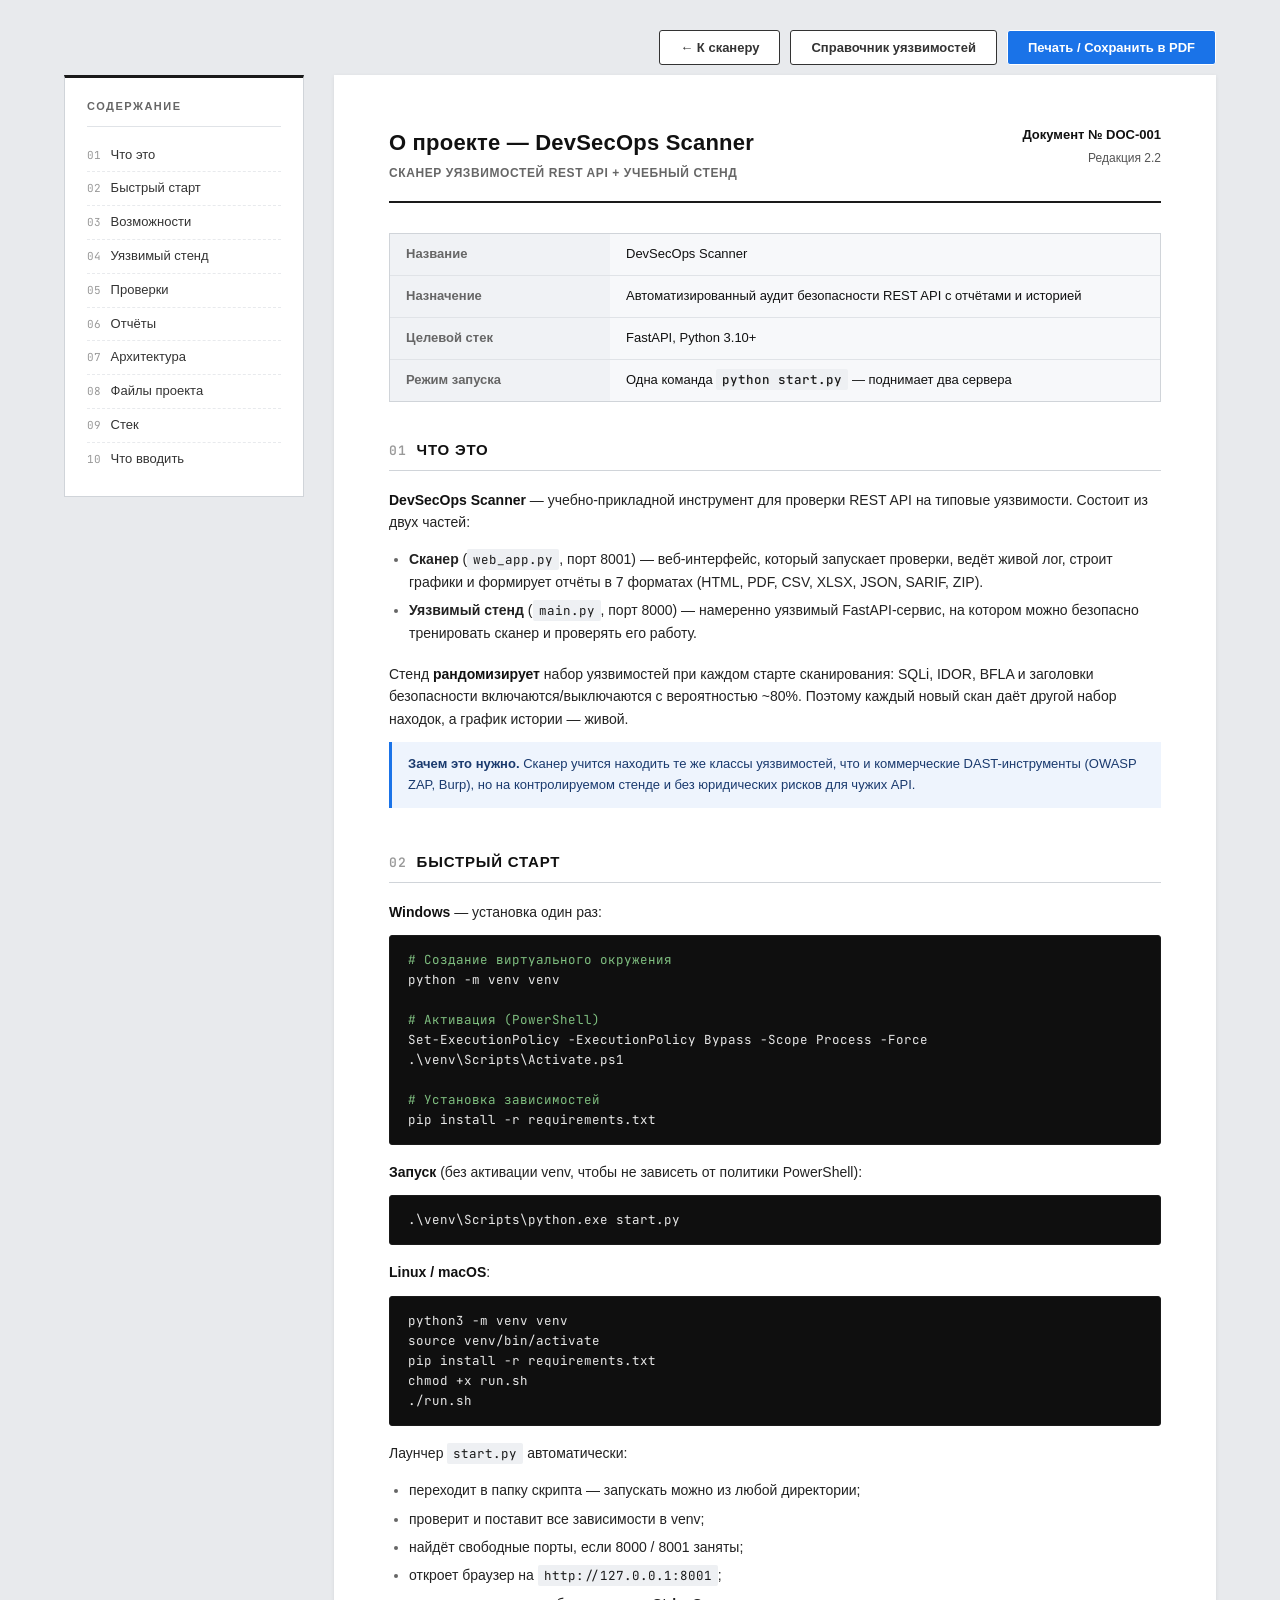
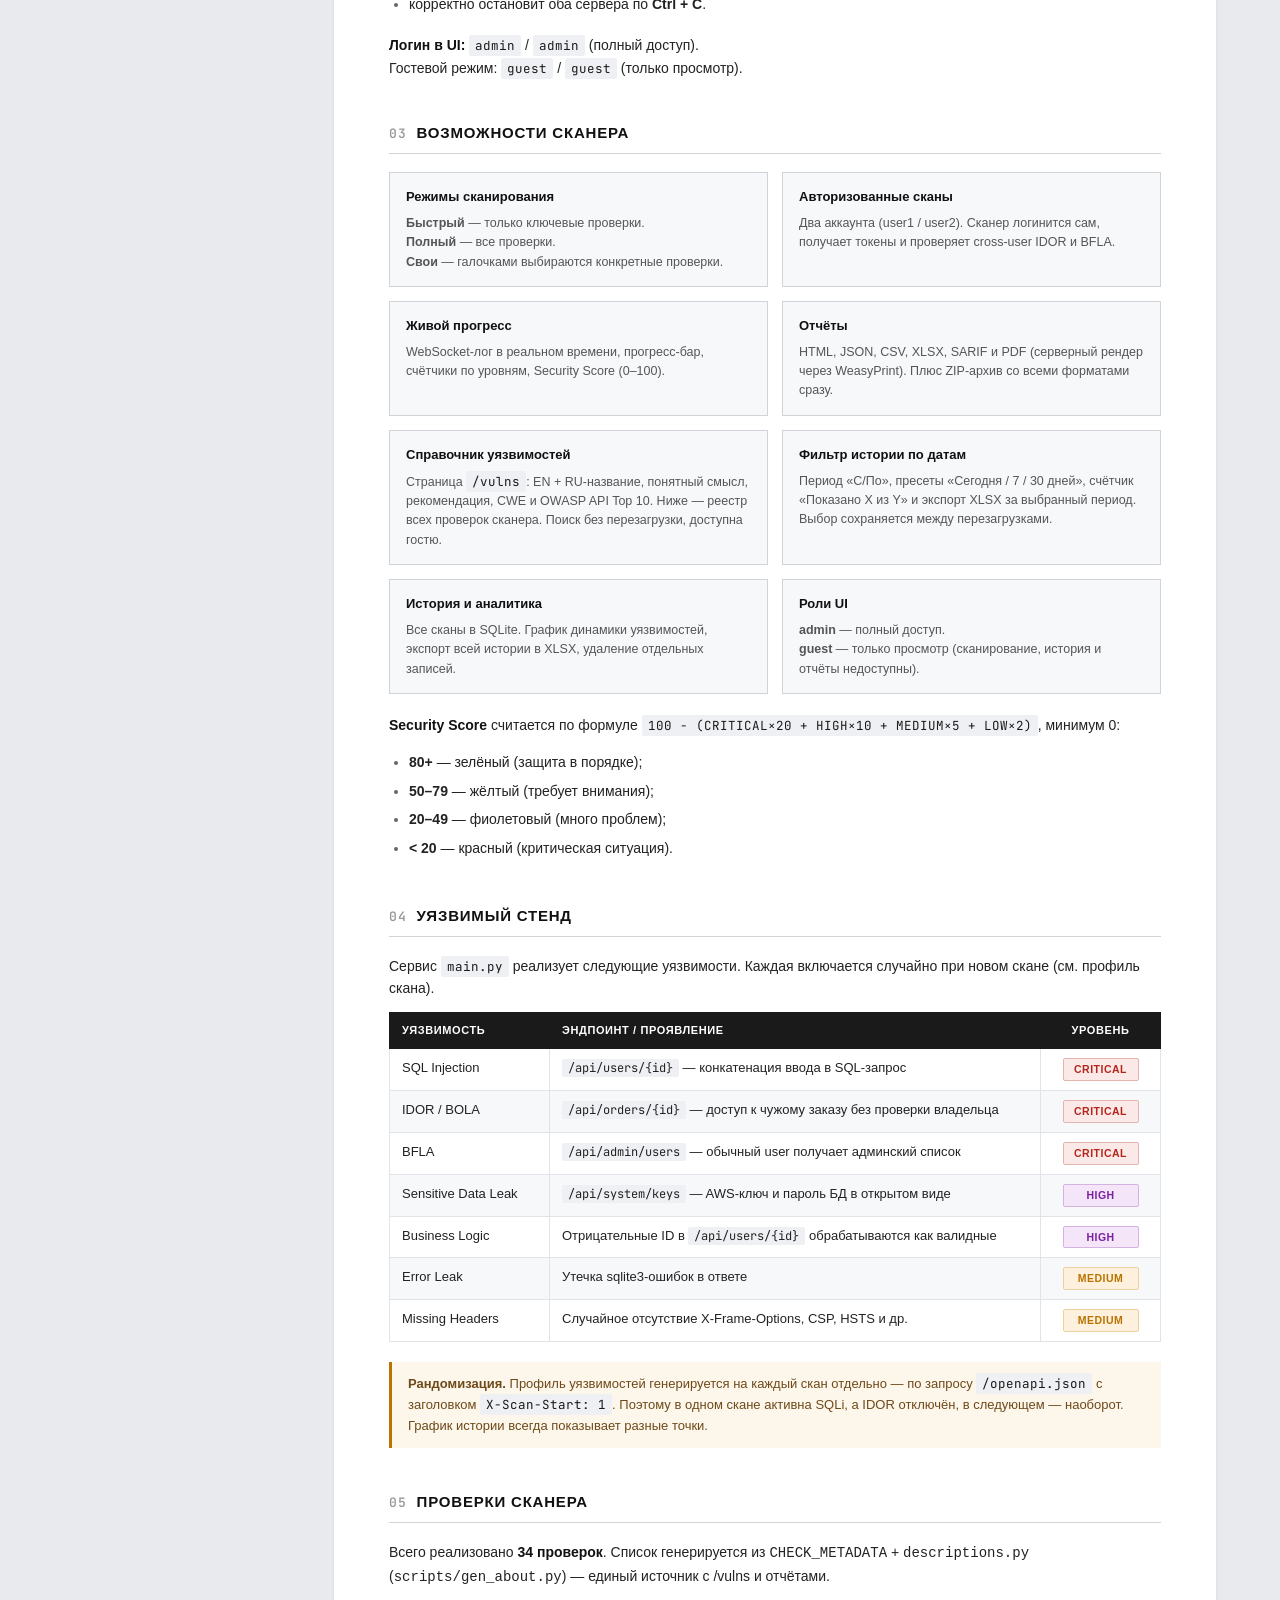
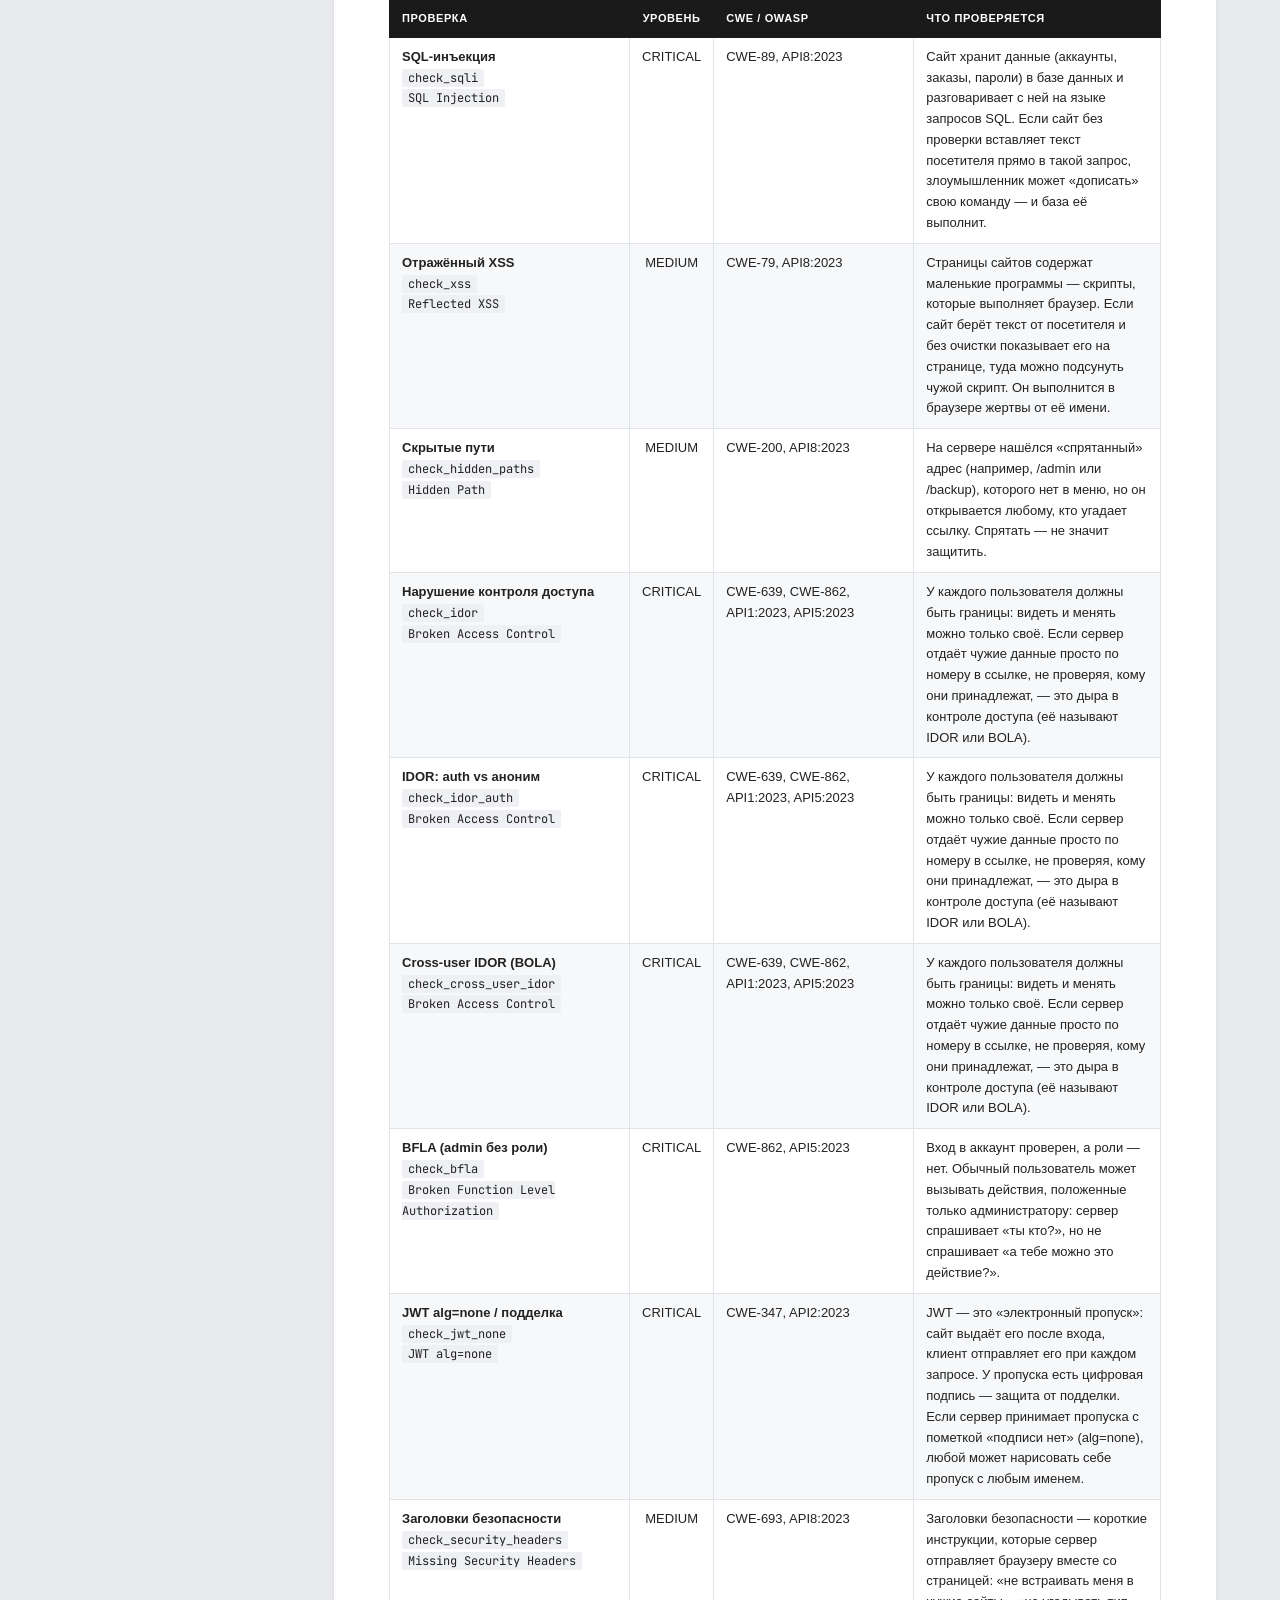
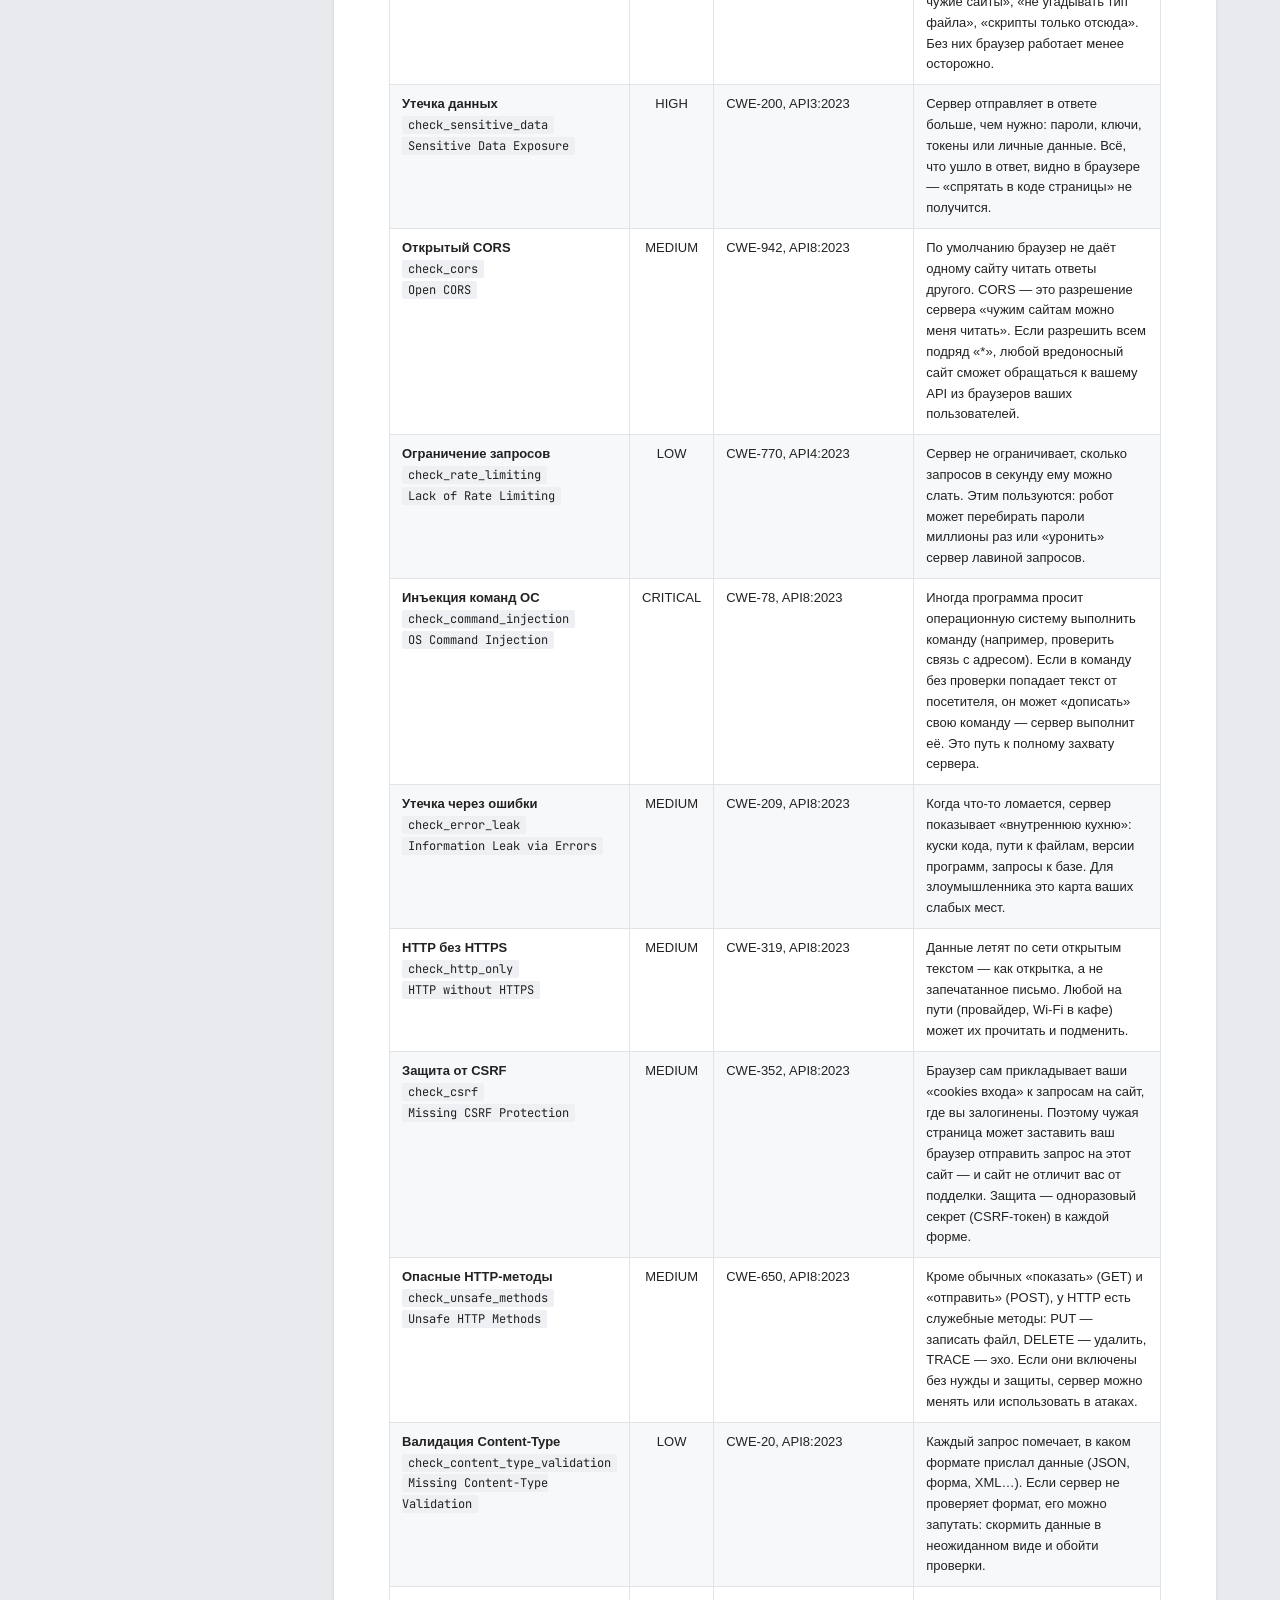
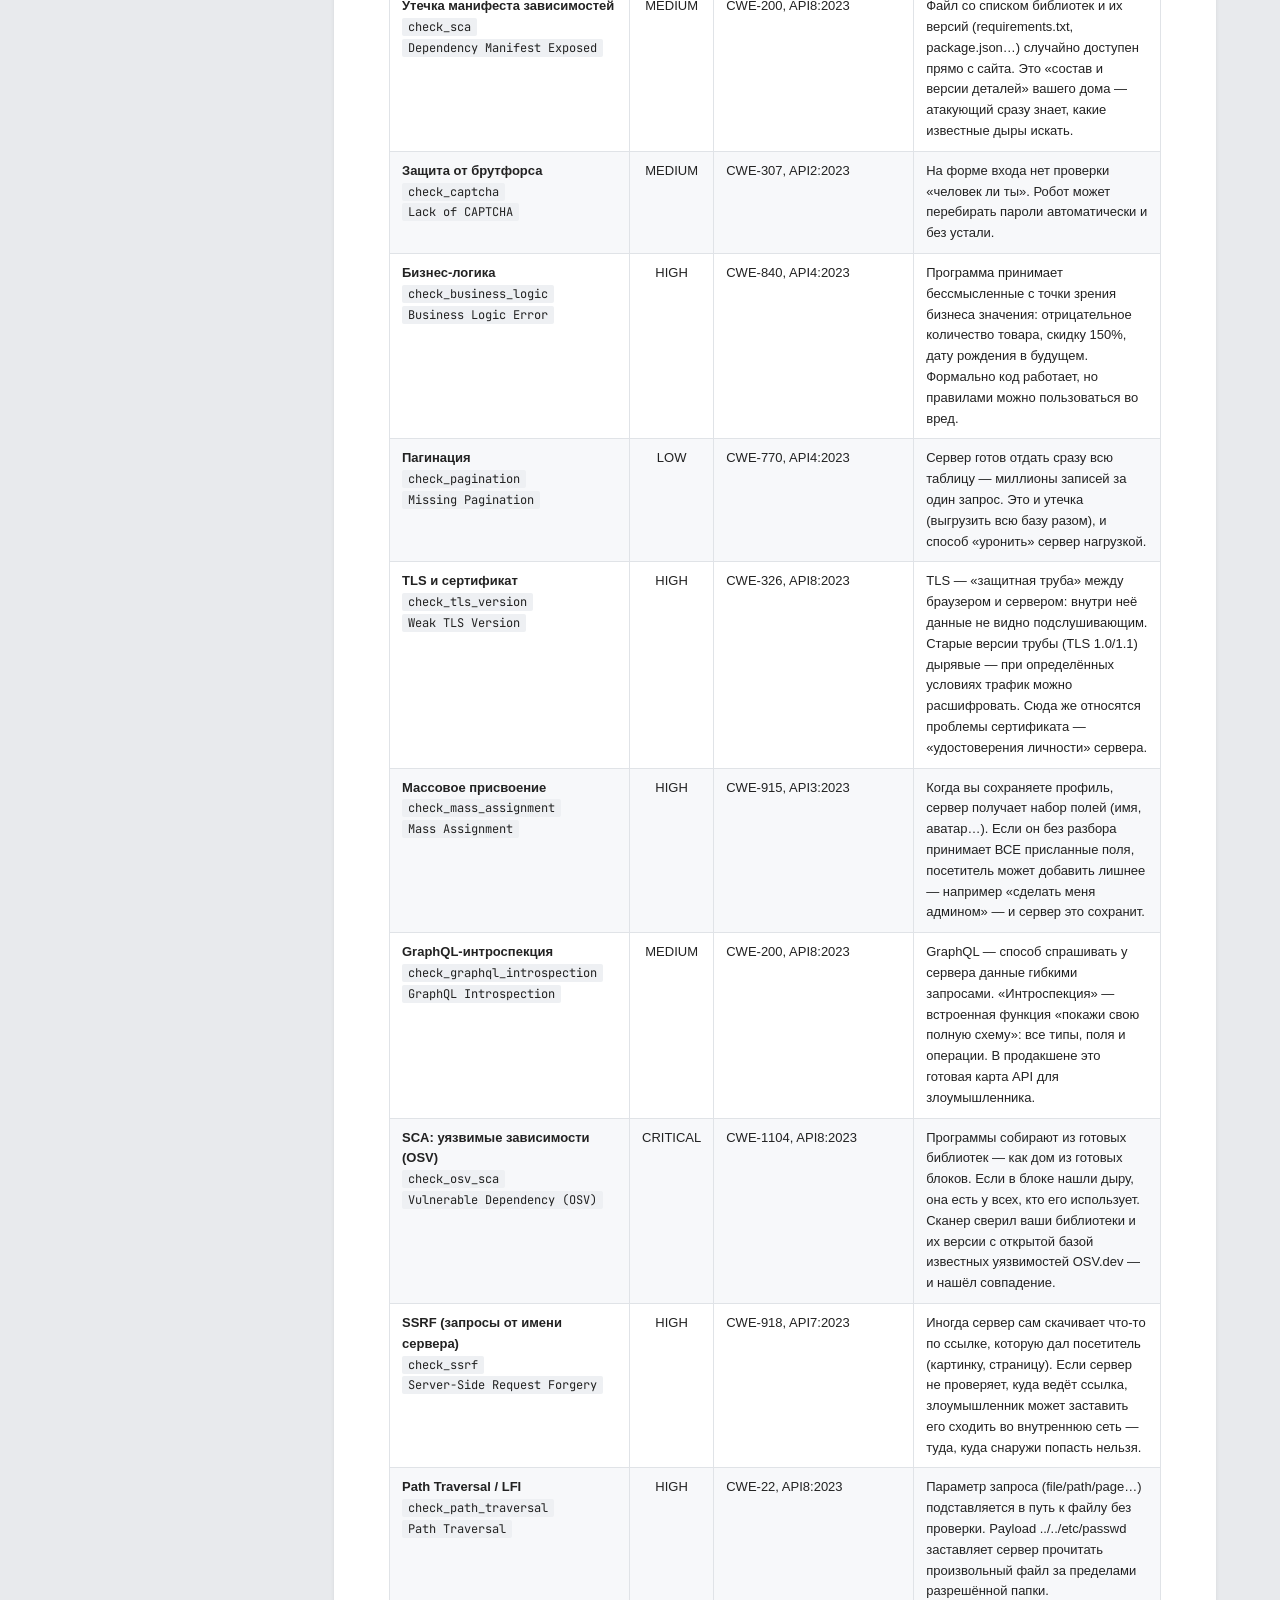
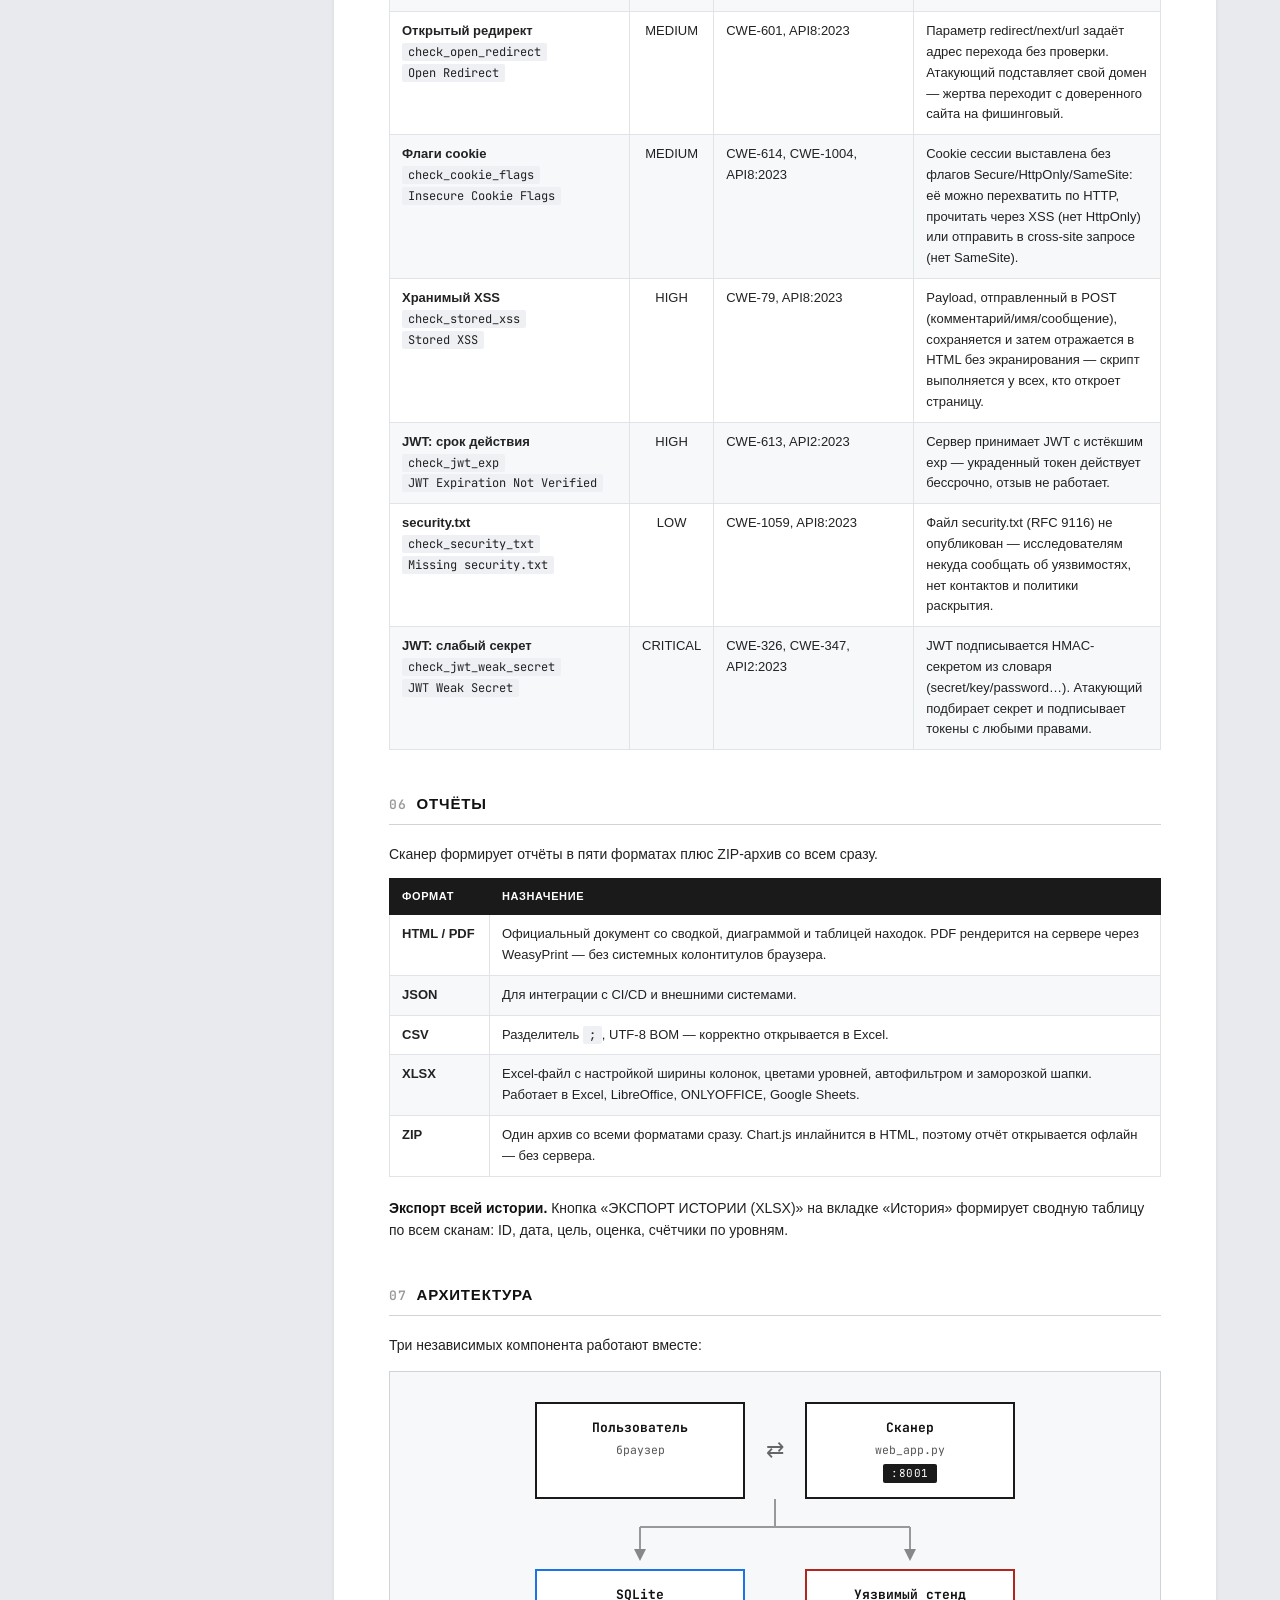
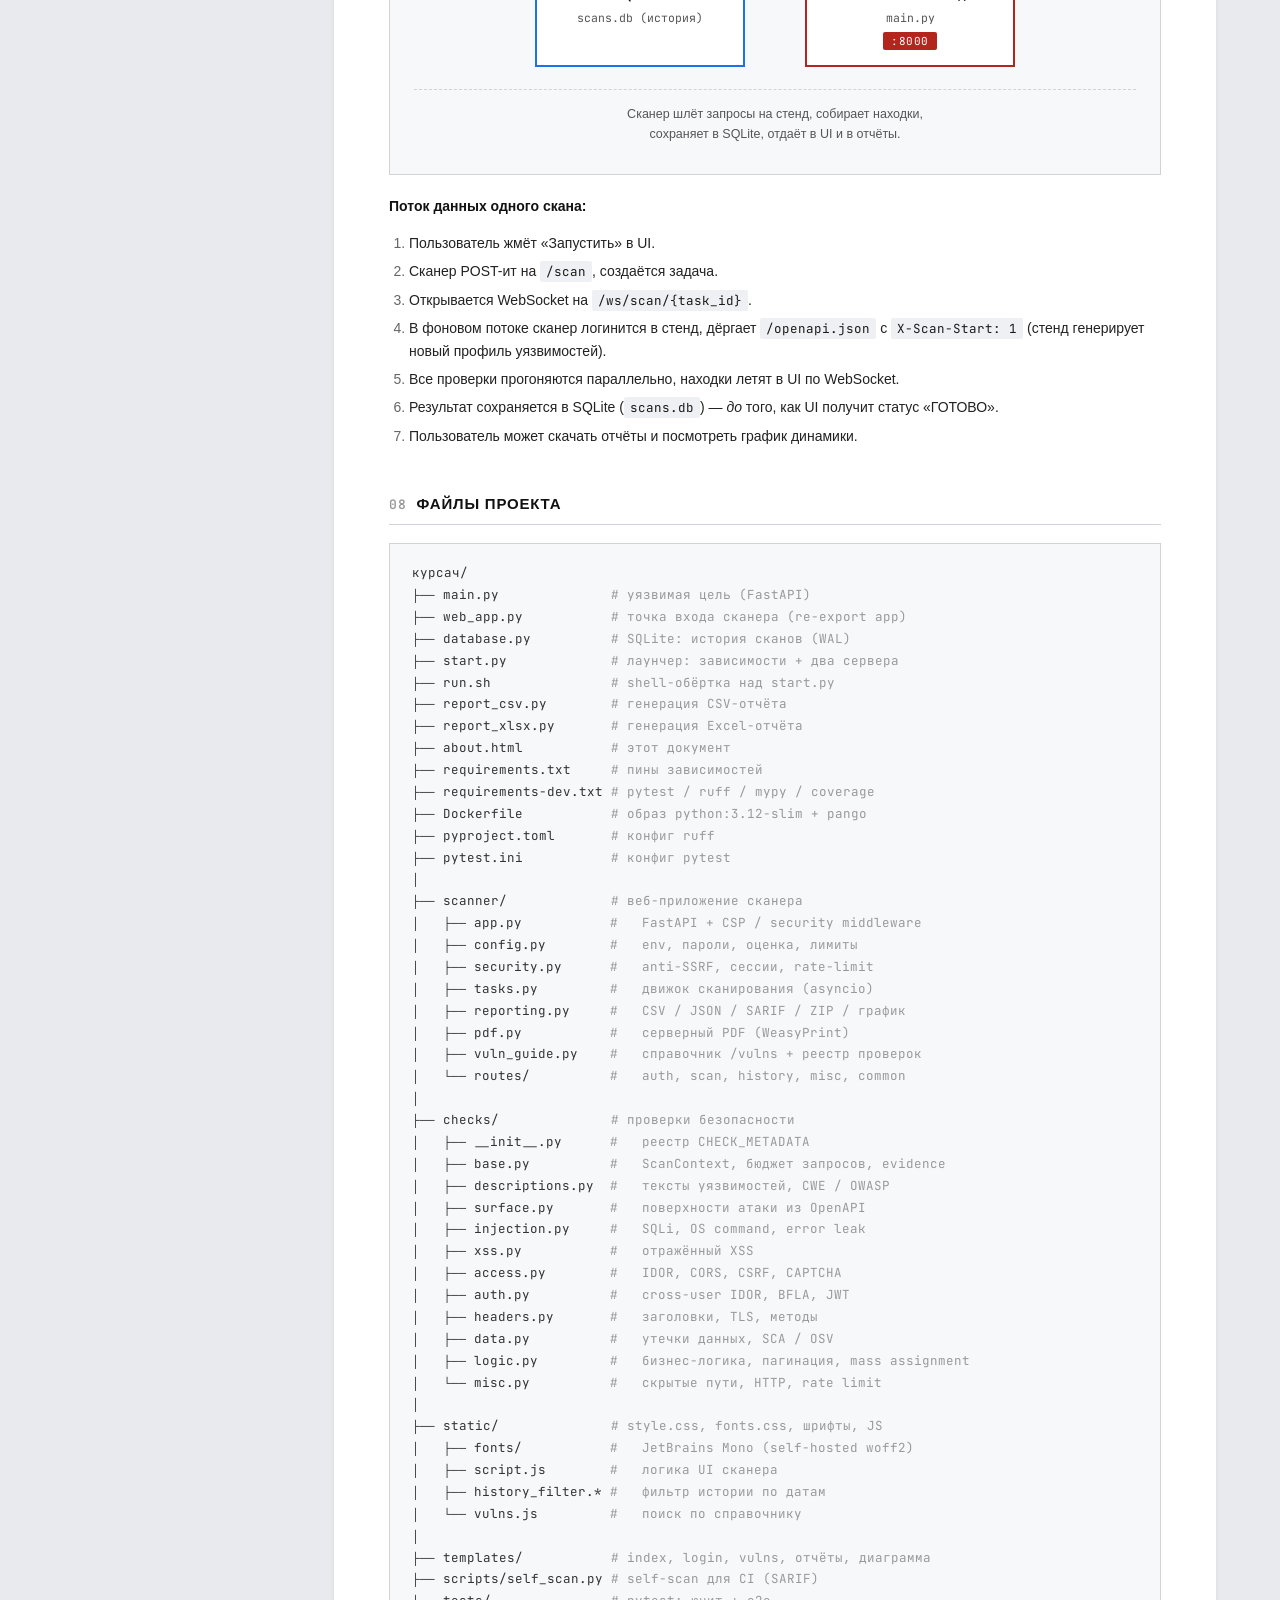
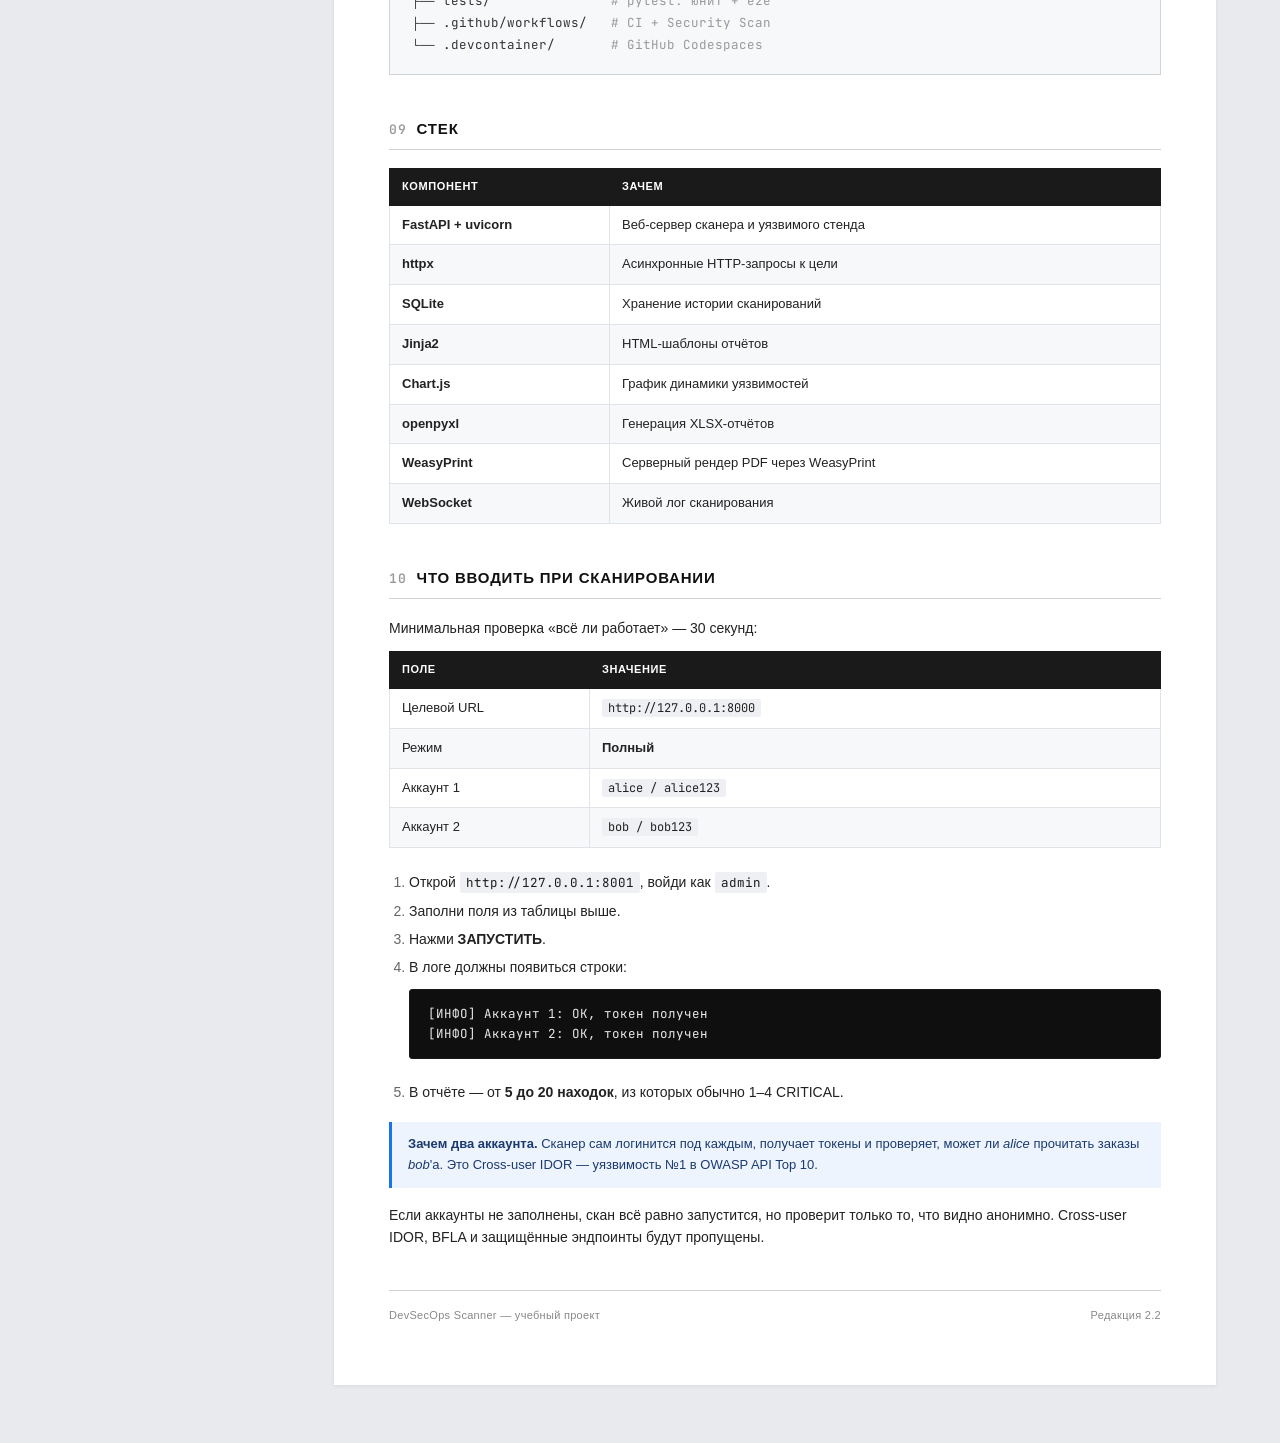
<file: about.html>
<!DOCTYPE html>
<html lang="ru">
<head>
    <meta charset="UTF-8">
    <meta name="viewport" content="width=device-width, initial-scale=1.0">
    <title>О проекте — DevSecOps Scanner</title>
    <link rel="stylesheet" href="/static/fonts.css">
    <style>
        * { margin: 0; padding: 0; box-sizing: border-box; }

        html, body {
            background: #e8eaed;
            color: #1a1a1a;
            font-family: -apple-system, BlinkMacSystemFont, "Segoe UI", Roboto,
                         "Helvetica Neue", Arial, sans-serif;
            font-size: 14px;
            line-height: 1.6;
            -webkit-font-smoothing: antialiased;
        }

        /* ---------- Общая раскладка ---------- */
        .layout {
            max-width: 1200px;
            margin: 0 auto;
            padding: 30px 24px 60px;
            display: grid;
            grid-template-columns: 240px 1fr;
            gap: 30px;
            align-items: start;
        }

        @media (max-width: 900px) {
            .layout { grid-template-columns: 1fr; padding: 20px 16px 40px; gap: 20px; }
            .toc { position: static !important; }
        }

        /* ---------- Содержание (sidebar) ---------- */
        .toc {
            position: sticky;
            top: 30px;
            background: #ffffff;
            border: 1px solid #d0d4d9;
            border-top: 3px solid #1a1a1a;
            padding: 20px 22px;
        }
        .toc-title {
            font-size: 11px;
            font-weight: 700;
            letter-spacing: 1.5px;
            color: #666;
            text-transform: uppercase;
            padding-bottom: 10px;
            border-bottom: 1px solid #e0e3e7;
            margin-bottom: 12px;
        }
        .toc nav { display: flex; flex-direction: column; }
        .toc a {
            color: #333;
            text-decoration: none;
            font-size: 13px;
            padding: 6px 0;
            border-bottom: 1px dashed #e8eaed;
            transition: color 0.15s, padding-left 0.15s;
        }
        .toc a:last-child { border-bottom: none; }
        .toc a:hover { color: #1a73e8; padding-left: 4px; }
        .toc a .num {
            display: inline-block;
            min-width: 20px;
            color: #999;
            font-family: "JetBrains Mono", Consolas, monospace;
            font-size: 11px;
        }

        /* ---------- Основной лист ---------- */
        .page {
            background: #ffffff;
            padding: 50px 55px 60px;
            box-shadow: 0 1px 4px rgba(0, 0, 0, 0.08);
        }

        @media (max-width: 700px) {
            .page { padding: 30px 22px 40px; }
        }

        /* ---------- Шапка документа ---------- */
        .doc-header {
            display: flex;
            justify-content: space-between;
            align-items: flex-start;
            border-bottom: 2px solid #1a1a1a;
            padding-bottom: 18px;
            margin-bottom: 30px;
            gap: 20px;
        }
        .doc-header-left h1 {
            font-size: 22px;
            font-weight: 700;
            color: #111;
            letter-spacing: 0.2px;
            margin-bottom: 4px;
        }
        .doc-header-left .org {
            font-size: 12px;
            color: #666;
            text-transform: uppercase;
            letter-spacing: 0.6px;
            font-weight: 600;
        }
        .doc-header-right {
            text-align: right;
            font-size: 12px;
            color: #555;
            white-space: nowrap;
        }
        .doc-header-right .doc-id {
            font-weight: 700;
            color: #111;
            font-size: 13px;
            margin-bottom: 3px;
        }

        /* ---------- Метаданные ---------- */
        .doc-meta {
            margin-bottom: 36px;
            border: 1px solid #d0d4d9;
            background: #f7f8fa;
        }
        .doc-meta table { width: 100%; border-collapse: collapse; }
        .doc-meta td {
            padding: 10px 16px;
            font-size: 13px;
            border-bottom: 1px solid #e0e3e7;
            vertical-align: top;
        }
        .doc-meta tr:last-child td { border-bottom: none; }
        .doc-meta td.key {
            width: 220px;
            color: #666;
            font-weight: 600;
            background: #f0f2f5;
        }
        .doc-meta td.value { color: #111; font-weight: 500; }

        /* ---------- Секции ---------- */
        section {
            margin-bottom: 42px;
            scroll-margin-top: 20px;
        }

        .section-title {
            font-size: 15px;
            font-weight: 700;
            color: #111;
            text-transform: uppercase;
            letter-spacing: 0.8px;
            padding-bottom: 8px;
            border-bottom: 1px solid #d0d4d9;
            margin-bottom: 18px;
            display: flex;
            align-items: baseline;
            gap: 10px;
        }
        .section-title .num {
            font-family: "JetBrains Mono", Consolas, monospace;
            font-size: 13px;
            color: #999;
            font-weight: 600;
        }

        p { margin-bottom: 12px; color: #222; }
        p strong { color: #111; }

        /* ---------- Списки ---------- */
        ul.list, ol.list {
            margin: 10px 0 16px 20px;
            color: #222;
        }
        ul.list li, ol.list li {
            padding: 3px 0;
            line-height: 1.6;
        }
        ul.list li::marker, ol.list li::marker { color: #666; }
        ul.list ul, ol.list ul { margin-top: 4px; }

        /* ---------- Карточки-фичи ---------- */
        .feature-grid {
            display: grid;
            grid-template-columns: 1fr 1fr;
            gap: 14px;
            margin: 16px 0 6px;
        }
        @media (max-width: 700px) { .feature-grid { grid-template-columns: 1fr; } }

        .feature-card {
            border: 1px solid #d0d4d9;
            background: #f7f8fa;
            padding: 14px 16px;
        }
        .feature-card .ftitle {
            font-size: 13px;
            font-weight: 700;
            color: #111;
            margin-bottom: 6px;
        }
        .feature-card .fdesc {
            font-size: 12.5px;
            color: #555;
            line-height: 1.55;
        }

        /* ---------- Таблица ---------- */
        .data-table {
            width: 100%;
            border-collapse: collapse;
            font-size: 13px;
            margin: 12px 0 20px;
        }
        .data-table thead th {
            background: #1a1a1a;
            color: #ffffff;
            font-size: 11px;
            font-weight: 700;
            text-transform: uppercase;
            letter-spacing: 0.6px;
            text-align: left;
            padding: 9px 12px;
            border: 1px solid #1a1a1a;
        }
        .data-table tbody td {
            padding: 9px 12px;
            border: 1px solid #e0e3e7;
            vertical-align: top;
            color: #222;
        }
        .data-table tbody tr:nth-child(even) td { background: #f7f8fa; }
        .data-table code {
            font-family: "JetBrains Mono", Consolas, monospace;
            font-size: 12px;
            background: #eef0f3;
            padding: 1px 6px;
            border-radius: 2px;
        }
        /* Колонка «Уровень» — по центру */
        .data-table td.level-cell,
        .data-table th.level-head {
            text-align: center;
        }

        /* ---------- Бейдж уровня ---------- */
        .level-badge {
            display: inline-block;
            min-width: 76px;
            padding: 2px 8px;
            font-size: 10.5px;
            font-weight: 700;
            letter-spacing: 0.5px;
            text-transform: uppercase;
            text-align: center;
            border-radius: 2px;
            white-space: nowrap;
        }
        .level-badge.CRITICAL { background: #fbe9e7; color: #b3261e; border: 1px solid #e2b5b0; }
        .level-badge.HIGH     { background: #f4e6f8; color: #7a1fa2; border: 1px solid #d5b3e0; }
        .level-badge.MEDIUM   { background: #fdf0dc; color: #b87300; border: 1px solid #ecd1a0; }
        .level-badge.LOW      { background: #e6f3ea; color: #1b6e2f; border: 1px solid #b8dcc2; }

        /* ---------- Код / команды ---------- */
        pre.code {
            background: #0f0f0f;
            color: #e8e8e8;
            border: 1px solid #1a1a1a;
            padding: 14px 18px;
            overflow-x: auto;
            font-family: "JetBrains Mono", Consolas, monospace;
            font-size: 12.5px;
            line-height: 1.6;
            margin: 10px 0 16px;
            border-radius: 3px;
        }
        pre.code .cm { color: #7fbf80; }
        code.inline {
            font-family: "JetBrains Mono", Consolas, monospace;
            font-size: 12.5px;
            background: #eef0f3;
            padding: 2px 6px;
            border-radius: 2px;
            color: #1a1a1a;
        }

        /* ---------- Инфо-блоки ---------- */
        .callout {
            border-left: 3px solid #1a73e8;
            background: #eef4fd;
            padding: 12px 16px;
            margin: 12px 0 16px;
            font-size: 13px;
            color: #1a3a6e;
        }
        .callout.warn {
            border-left-color: #b87300;
            background: #fdf6ea;
            color: #6e4a1a;
        }
        .callout strong { color: inherit; }

        /* =====================================================
           Схема архитектуры
           Обе строки боксов — одна grid-сетка (1fr 1fr, gap 60px,
           ширина 480px). SVG разветвления использует ту же
           систему координат, поэтому стрелки точно попадают
           в центры колонок: 105px и 375px.
           ===================================================== */
        .arch {
            border: 1px solid #d0d4d9;
            background: #f7f8fa;
            padding: 30px 24px;
            margin: 14px 0 20px;
        }

        .arch-top-wrap {
            position: relative;
            max-width: 480px;
            margin: 0 auto;
        }
        .arch-top {
            display: grid;
            grid-template-columns: 1fr 1fr;
            gap: 60px;
        }
        .arch-arrow-center {
            position: absolute;
            left: 50%;
            top: 50%;
            transform: translate(-50%, -50%);
            color: #666;
            font-size: 22px;
            line-height: 1;
            user-select: none;
            pointer-events: none;
            background: #f7f8fa;
            padding: 0 6px;
        }

        .arch-fork-svg {
            display: block;
            width: 100%;
            max-width: 480px;
            height: 70px;
            margin: 0 auto;
        }

        .arch-bottom {
            display: grid;
            grid-template-columns: 1fr 1fr;
            gap: 60px;
            max-width: 480px;
            margin: 0 auto;
        }

        .arch-box {
            border: 2px solid #1a1a1a;
            background: #ffffff;
            padding: 14px 12px;
            text-align: center;
            font-family: "JetBrains Mono", Consolas, monospace;
            font-size: 12.5px;
            line-height: 1.5;
            color: #1a1a1a;
        }
        .arch-box .btitle {
            font-weight: 700;
            color: #111;
            font-size: 13px;
            margin-bottom: 4px;
        }
        .arch-box .bfile {
            color: #555;
            font-size: 11.5px;
        }
        .arch-box .bport {
            display: inline-block;
            margin-top: 6px;
            padding: 1px 8px;
            background: #1a1a1a;
            color: #fff;
            font-size: 11px;
            border-radius: 2px;
            letter-spacing: 0.5px;
        }

        .arch-box.db { border-color: #1a73e8; }
        .arch-box.db .bport { background: #1a73e8; }

        .arch-box.target { border-color: #b3261e; }
        .arch-box.target .bport { background: #b3261e; }

        .arch-caption {
            margin-top: 22px;
            padding-top: 14px;
            border-top: 1px dashed #d0d4d9;
            font-size: 12.5px;
            color: #555;
            text-align: center;
            line-height: 1.6;
        }

        @media (max-width: 560px) {
            .arch-top, .arch-bottom { gap: 30px; }
            .arch-box { padding: 12px 8px; font-size: 11.5px; }
            .arch-box .btitle { font-size: 12px; }
            .arch-box .bfile { font-size: 10.5px; }
        }

        /* ---------- Дерево файлов ---------- */
        .tree {
            background: #f7f8fa;
            border: 1px solid #d0d4d9;
            padding: 18px 22px;
            font-family: "JetBrains Mono", Consolas, monospace;
            font-size: 12.5px;
            color: #333;
            line-height: 1.75;
            white-space: pre;
            overflow-x: auto;
            margin: 10px 0 20px;
        }
        .tree .cm { color: #999; }

        /* ---------- Подвал ---------- */
        .doc-footer {
            margin-top: 40px;
            padding-top: 16px;
            border-top: 1px solid #d0d4d9;
            display: flex;
            justify-content: space-between;
            font-size: 11px;
            color: #888;
            letter-spacing: 0.3px;
            flex-wrap: wrap;
            gap: 10px;
        }

        /* ---------- Toolbar ---------- */
        .toolbar {
            max-width: 1200px;
            margin: 30px auto -20px;
            padding: 0 24px;
            display: flex;
            justify-content: flex-end;
            gap: 10px;
            flex-wrap: wrap;
        }
        .toolbar button {
            font-family: inherit;
            font-size: 13px;
            font-weight: 600;
            padding: 9px 20px;
            border-radius: 3px;
            cursor: pointer;
            transition: background 0.15s;
            border: 1px solid;
        }
        .btn-print {
            background: #1a73e8;
            color: #fff;
            border-color: #1a73e8;
        }
        .btn-print:hover { background: #1558b0; border-color: #1558b0; }
        .btn-back {
            background: #fff;
            color: #333;
            border-color: #d0d4d9;
        }
        .btn-back:hover { background: #f0f2f5; }

        /* =====================================================
           ПЕЧАТЬ / PDF
           ===================================================== */
        @page { size: A4; margin: 15mm 14mm; }

        @media print {
            html, body { background: #fff; font-size: 12px; }
            .layout {
                display: block;
                max-width: 100%;
                padding: 0;
            }
            .toc, .toolbar { display: none; }
            .page {
                box-shadow: none;
                padding: 0;
            }
            section { page-break-inside: avoid; break-inside: avoid; }
            .data-table thead th {
                -webkit-print-color-adjust: exact;
                print-color-adjust: exact;
            }
            .level-badge { -webkit-print-color-adjust: exact; print-color-adjust: exact; }
            .arch-box, .arch-fork-svg {
                -webkit-print-color-adjust: exact;
                print-color-adjust: exact;
            }
            h1, h2 { page-break-after: avoid; break-after: avoid; }
        }
    </style>
</head>
<body>

<div class="toolbar">
    <button class="btn-back" data-action="navigate" data-url="/">← К сканеру</button>
    <button class="btn-back" data-action="navigate" data-url="/vulns">Справочник уязвимостей</button>
    <button class="btn-print" data-action="print">Печать / Сохранить в PDF</button>
</div>

<div class="layout">

    <!-- ============ Содержание ============ -->
    <aside class="toc">
        <div class="toc-title">Содержание</div>
        <nav>
            <a href="#overview"><span class="num">01</span> Что это</a>
            <a href="#quickstart"><span class="num">02</span> Быстрый старт</a>
            <a href="#features"><span class="num">03</span> Возможности</a>
            <a href="#stand"><span class="num">04</span> Уязвимый стенд</a>
            <a href="#checks"><span class="num">05</span> Проверки</a>
            <a href="#reports"><span class="num">06</span> Отчёты</a>
            <a href="#architecture"><span class="num">07</span> Архитектура</a>
            <a href="#files"><span class="num">08</span> Файлы проекта</a>
            <a href="#stack"><span class="num">09</span> Стек</a>
            <a href="#tryit"><span class="num">10</span> Что вводить</a>
        </nav>
    </aside>

    <!-- ============ Документ ============ -->
    <main class="page">

        <div class="doc-header">
            <div class="doc-header-left">
                <h1>О проекте — DevSecOps Scanner</h1>
                <div class="org">Сканер уязвимостей REST API + учебный стенд</div>
            </div>
            <div class="doc-header-right">
                <div class="doc-id">Документ № DOC-001</div>
                <div class="doc-date">Редакция 2.2</div>
            </div>
        </div>

        <div class="doc-meta">
            <table>
                <tr>
                    <td class="key">Название</td>
                    <td class="value">DevSecOps Scanner</td>
                </tr>
                <tr>
                    <td class="key">Назначение</td>
                    <td class="value">Автоматизированный аудит безопасности REST API с отчётами и историей</td>
                </tr>
                <tr>
                    <td class="key">Целевой стек</td>
                    <td class="value">FastAPI, Python 3.10+</td>
                </tr>
                <tr>
                    <td class="key">Режим запуска</td>
                    <td class="value">Одна команда <code class="inline">python start.py</code> — поднимает два сервера</td>
                </tr>
            </table>
        </div>

        <!-- ================= 01 ================= -->
        <section id="overview">
            <div class="section-title"><span class="num">01</span> Что это</div>
            <p>
                <strong>DevSecOps Scanner</strong> — учебно-прикладной инструмент для проверки REST API
                на типовые уязвимости. Состоит из двух частей:
            </p>
            <ul class="list">
                <li><strong>Сканер</strong> (<code class="inline">web_app.py</code>, порт 8001) — веб-интерфейс,
                    который запускает проверки, ведёт живой лог, строит графики и формирует отчёты в 7 форматах (HTML, PDF, CSV, XLSX, JSON, SARIF, ZIP).</li>
                <li><strong>Уязвимый стенд</strong> (<code class="inline">main.py</code>, порт 8000) — намеренно
                    уязвимый FastAPI-сервис, на котором можно безопасно тренировать сканер и проверять его работу.</li>
            </ul>
            <p>
                Стенд <strong>рандомизирует</strong> набор уязвимостей при каждом старте сканирования:
                SQLi, IDOR, BFLA и заголовки безопасности включаются/выключаются с вероятностью ~80%.
                Поэтому каждый новый скан даёт другой набор находок, а график истории — живой.
            </p>
            <div class="callout">
                <strong>Зачем это нужно.</strong> Сканер учится находить те же классы уязвимостей, что и
                коммерческие DAST-инструменты (OWASP ZAP, Burp), но на контролируемом стенде и без
                юридических рисков для чужих API.
            </div>
        </section>

        <!-- ================= 02 ================= -->
        <section id="quickstart">
            <div class="section-title"><span class="num">02</span> Быстрый старт</div>

            <p><strong>Windows</strong> — установка один раз:</p>
            <pre class="code"><span class="cm"># Создание виртуального окружения</span>
python -m venv venv

<span class="cm"># Активация (PowerShell)</span>
Set-ExecutionPolicy -ExecutionPolicy Bypass -Scope Process -Force
.\venv\Scripts\Activate.ps1

<span class="cm"># Установка зависимостей</span>
pip install -r requirements.txt</pre>

            <p><strong>Запуск</strong> (без активации venv, чтобы не зависеть от политики PowerShell):</p>
            <pre class="code">.\venv\Scripts\python.exe start.py</pre>

            <p><strong>Linux / macOS</strong>:</p>
            <pre class="code">python3 -m venv venv
source venv/bin/activate
pip install -r requirements.txt
chmod +x run.sh
./run.sh</pre>

            <p>
                Лаунчер <code class="inline">start.py</code> автоматически:
            </p>
            <ul class="list">
                <li>переходит в папку скрипта — запускать можно из любой директории;</li>
                <li>проверит и поставит все зависимости в venv;</li>
                <li>найдёт свободные порты, если 8000 / 8001 заняты;</li>
                <li>откроет браузер на <code class="inline">http://127.0.0.1:8001</code>;</li>
                <li>корректно остановит оба сервера по <strong>Ctrl + C</strong>.</li>
            </ul>

            <p><strong>Логин в UI:</strong> <code class="inline">admin</code> / <code class="inline">admin</code> (полный доступ).<br>
               Гостевой режим: <code class="inline">guest</code> / <code class="inline">guest</code> (только просмотр).</p>
        </section>

        <!-- ================= 03 ================= -->
        <section id="features">
            <div class="section-title"><span class="num">03</span> Возможности сканера</div>

            <div class="feature-grid">
                <div class="feature-card">
                    <div class="ftitle">Режимы сканирования</div>
                    <div class="fdesc">
                        <b>Быстрый</b> — только ключевые проверки.<br>
                        <b>Полный</b> — все проверки.<br>
                        <b>Свои</b> — галочками выбираются конкретные проверки.
                    </div>
                </div>
                <div class="feature-card">
                    <div class="ftitle">Авторизованные сканы</div>
                    <div class="fdesc">
                        Два аккаунта (user1 / user2). Сканер логинится сам, получает токены и
                        проверяет cross-user IDOR и BFLA.
                    </div>
                </div>
                <div class="feature-card">
                    <div class="ftitle">Живой прогресс</div>
                    <div class="fdesc">
                        WebSocket-лог в реальном времени, прогресс-бар, счётчики по уровням,
                        Security Score (0–100).
                    </div>
                </div>
                <div class="feature-card">
                    <div class="ftitle">Отчёты</div>
                    <div class="fdesc">
                        HTML, JSON, CSV, XLSX, SARIF и PDF (серверный рендер через WeasyPrint).
                        Плюс ZIP-архив со всеми форматами сразу.
                    </div>
                </div>
                <div class="feature-card">
                    <div class="ftitle">Справочник уязвимостей</div>
                    <div class="fdesc">
                        Страница <code class="inline">/vulns</code>: EN + RU-название, понятный смысл,
                        рекомендация, CWE и OWASP API Top 10. Ниже — реестр всех проверок сканера.
                        Поиск без перезагрузки, доступна гостю.
                    </div>
                </div>
                <div class="feature-card">
                    <div class="ftitle">Фильтр истории по датам</div>
                    <div class="fdesc">
                        Период «С/По», пресеты «Сегодня / 7 / 30 дней», счётчик «Показано X из Y»
                        и экспорт XLSX за выбранный период. Выбор сохраняется между перезагрузками.
                    </div>
                </div>
                <div class="feature-card">
                    <div class="ftitle">История и аналитика</div>
                    <div class="fdesc">
                        Все сканы в SQLite. График динамики уязвимостей, экспорт всей истории
                        в XLSX, удаление отдельных записей.
                    </div>
                </div>
                <div class="feature-card">
                    <div class="ftitle">Роли UI</div>
                    <div class="fdesc">
                        <b>admin</b> — полный доступ.<br>
                        <b>guest</b> — только просмотр (сканирование, история и отчёты недоступны).
                    </div>
                </div>
            </div>

            <p style="margin-top: 20px;">
                <strong>Security Score</strong> считается по формуле
                <code class="inline">100 − (CRITICAL×20 + HIGH×10 + MEDIUM×5 + LOW×2)</code>,
                минимум 0:
            </p>
            <ul class="list">
                <li><b>80+</b> — зелёный (защита в порядке);</li>
                <li><b>50–79</b> — жёлтый (требует внимания);</li>
                <li><b>20–49</b> — фиолетовый (много проблем);</li>
                <li><b>&lt; 20</b> — красный (критическая ситуация).</li>
            </ul>
        </section>

        <!-- ================= 04 ================= -->
        <section id="stand">
            <div class="section-title"><span class="num">04</span> Уязвимый стенд</div>

            <p>
                Сервис <code class="inline">main.py</code> реализует следующие уязвимости.
                Каждая включается случайно при новом скане (см. профиль скана).
            </p>

            <table class="data-table">
                <thead>
                    <tr>
                        <th style="width: 160px;">Уязвимость</th>
                        <th>Эндпоинт / проявление</th>
                        <th class="level-head" style="width: 120px;">Уровень</th>
                    </tr>
                </thead>
                <tbody>
                    <tr>
                        <td>SQL Injection</td>
                        <td><code>/api/users/{id}</code> — конкатенация ввода в SQL-запрос</td>
                        <td class="level-cell"><span class="level-badge CRITICAL">CRITICAL</span></td>
                    </tr>
                    <tr>
                        <td>IDOR / BOLA</td>
                        <td><code>/api/orders/{id}</code> — доступ к чужому заказу без проверки владельца</td>
                        <td class="level-cell"><span class="level-badge CRITICAL">CRITICAL</span></td>
                    </tr>
                    <tr>
                        <td>BFLA</td>
                        <td><code>/api/admin/users</code> — обычный user получает админский список</td>
                        <td class="level-cell"><span class="level-badge CRITICAL">CRITICAL</span></td>
                    </tr>
                    <tr>
                        <td>Sensitive Data Leak</td>
                        <td><code>/api/system/keys</code> — AWS-ключ и пароль БД в открытом виде</td>
                        <td class="level-cell"><span class="level-badge HIGH">HIGH</span></td>
                    </tr>
                    <tr>
                        <td>Business Logic</td>
                        <td>Отрицательные ID в <code>/api/users/{id}</code> обрабатываются как валидные</td>
                        <td class="level-cell"><span class="level-badge HIGH">HIGH</span></td>
                    </tr>
                    <tr>
                        <td>Error Leak</td>
                        <td>Утечка sqlite3-ошибок в ответе</td>
                        <td class="level-cell"><span class="level-badge MEDIUM">MEDIUM</span></td>
                    </tr>
                    <tr>
                        <td>Missing Headers</td>
                        <td>Случайное отсутствие X-Frame-Options, CSP, HSTS и др.</td>
                        <td class="level-cell"><span class="level-badge MEDIUM">MEDIUM</span></td>
                    </tr>
                </tbody>
            </table>

            <div class="callout warn">
                <strong>Рандомизация.</strong> Профиль уязвимостей генерируется на каждый скан
                отдельно — по запросу <code class="inline">/openapi.json</code> с заголовком
                <code class="inline">X-Scan-Start: 1</code>. Поэтому в одном скане активна SQLi, а IDOR отключён,
                в следующем — наоборот. График истории всегда показывает разные точки.
            </div>
        </section>

        <!-- ================= 05 ================= -->
        <section id="checks">
            <div class="section-title"><span class="num">05</span> Проверки сканера</div>
            <!-- CHECKS:START -->
            <p>Всего реализовано <strong>34 проверок</strong>. Список генерируется из <code>CHECK_METADATA</code> + <code>descriptions.py</code> (<code>scripts/gen_about.py</code>) — единый источник с /vulns и отчётами.</p>

            <table class="data-table">
                <thead>
                    <tr>
                        <th style="width: 240px;">Проверка</th>
                        <th class="level-head">Уровень</th>
                        <th style="width: 200px;">CWE / OWASP</th>
                        <th>Что проверяется</th>
                    </tr>
                </thead>
                <tbody>
                    <tr>
                        <td><b>SQL-инъекция</b><br><code>check_sqli</code><br><code>SQL Injection</code></td>
                        <td class="level-cell">CRITICAL</td>
                        <td>CWE-89, API8:2023</td>
                        <td>Сайт хранит данные (аккаунты, заказы, пароли) в базе данных и разговаривает с ней на языке запросов SQL. Если сайт без проверки вставляет текст посетителя прямо в такой запрос, злоумышленник может «дописать» свою команду — и база её выполнит.</td>
                    </tr>
                    <tr>
                        <td><b>Отражённый XSS</b><br><code>check_xss</code><br><code>Reflected XSS</code></td>
                        <td class="level-cell">MEDIUM</td>
                        <td>CWE-79, API8:2023</td>
                        <td>Страницы сайтов содержат маленькие программы — скрипты, которые выполняет браузер. Если сайт берёт текст от посетителя и без очистки показывает его на странице, туда можно подсунуть чужой скрипт. Он выполнится в браузере жертвы от её имени.</td>
                    </tr>
                    <tr>
                        <td><b>Скрытые пути</b><br><code>check_hidden_paths</code><br><code>Hidden Path</code></td>
                        <td class="level-cell">MEDIUM</td>
                        <td>CWE-200, API8:2023</td>
                        <td>На сервере нашёлся «спрятанный» адрес (например, /admin или /backup), которого нет в меню, но он открывается любому, кто угадает ссылку. Спрятать — не значит защитить.</td>
                    </tr>
                    <tr>
                        <td><b>Нарушение контроля доступа</b><br><code>check_idor</code><br><code>Broken Access Control</code></td>
                        <td class="level-cell">CRITICAL</td>
                        <td>CWE-639, CWE-862, API1:2023, API5:2023</td>
                        <td>У каждого пользователя должны быть границы: видеть и менять можно только своё. Если сервер отдаёт чужие данные просто по номеру в ссылке, не проверяя, кому они принадлежат, — это дыра в контроле доступа (её называют IDOR или BOLA).</td>
                    </tr>
                    <tr>
                        <td><b>IDOR: auth vs аноним</b><br><code>check_idor_auth</code><br><code>Broken Access Control</code></td>
                        <td class="level-cell">CRITICAL</td>
                        <td>CWE-639, CWE-862, API1:2023, API5:2023</td>
                        <td>У каждого пользователя должны быть границы: видеть и менять можно только своё. Если сервер отдаёт чужие данные просто по номеру в ссылке, не проверяя, кому они принадлежат, — это дыра в контроле доступа (её называют IDOR или BOLA).</td>
                    </tr>
                    <tr>
                        <td><b>Cross-user IDOR (BOLA)</b><br><code>check_cross_user_idor</code><br><code>Broken Access Control</code></td>
                        <td class="level-cell">CRITICAL</td>
                        <td>CWE-639, CWE-862, API1:2023, API5:2023</td>
                        <td>У каждого пользователя должны быть границы: видеть и менять можно только своё. Если сервер отдаёт чужие данные просто по номеру в ссылке, не проверяя, кому они принадлежат, — это дыра в контроле доступа (её называют IDOR или BOLA).</td>
                    </tr>
                    <tr>
                        <td><b>BFLA (admin без роли)</b><br><code>check_bfla</code><br><code>Broken Function Level Authorization</code></td>
                        <td class="level-cell">CRITICAL</td>
                        <td>CWE-862, API5:2023</td>
                        <td>Вход в аккаунт проверен, а роли — нет. Обычный пользователь может вызывать действия, положенные только администратору: сервер спрашивает «ты кто?», но не спрашивает «а тебе можно это действие?».</td>
                    </tr>
                    <tr>
                        <td><b>JWT alg=none / подделка</b><br><code>check_jwt_none</code><br><code>JWT alg=none</code></td>
                        <td class="level-cell">CRITICAL</td>
                        <td>CWE-347, API2:2023</td>
                        <td>JWT — это «электронный пропуск»: сайт выдаёт его после входа, клиент отправляет его при каждом запросе. У пропуска есть цифровая подпись — защита от подделки. Если сервер принимает пропуска с пометкой «подписи нет» (alg=none), любой может нарисовать себе пропуск с любым именем.</td>
                    </tr>
                    <tr>
                        <td><b>Заголовки безопасности</b><br><code>check_security_headers</code><br><code>Missing Security Headers</code></td>
                        <td class="level-cell">MEDIUM</td>
                        <td>CWE-693, API8:2023</td>
                        <td>Заголовки безопасности — короткие инструкции, которые сервер отправляет браузеру вместе со страницей: «не встраивать меня в чужие сайты», «не угадывать тип файла», «скрипты только отсюда». Без них браузер работает менее осторожно.</td>
                    </tr>
                    <tr>
                        <td><b>Утечка данных</b><br><code>check_sensitive_data</code><br><code>Sensitive Data Exposure</code></td>
                        <td class="level-cell">HIGH</td>
                        <td>CWE-200, API3:2023</td>
                        <td>Сервер отправляет в ответе больше, чем нужно: пароли, ключи, токены или личные данные. Всё, что ушло в ответ, видно в браузере — «спрятать в коде страницы» не получится.</td>
                    </tr>
                    <tr>
                        <td><b>Открытый CORS</b><br><code>check_cors</code><br><code>Open CORS</code></td>
                        <td class="level-cell">MEDIUM</td>
                        <td>CWE-942, API8:2023</td>
                        <td>По умолчанию браузер не даёт одному сайту читать ответы другого. CORS — это разрешение сервера «чужим сайтам можно меня читать». Если разрешить всем подряд «*», любой вредоносный сайт сможет обращаться к вашему API из браузеров ваших пользователей.</td>
                    </tr>
                    <tr>
                        <td><b>Ограничение запросов</b><br><code>check_rate_limiting</code><br><code>Lack of Rate Limiting</code></td>
                        <td class="level-cell">LOW</td>
                        <td>CWE-770, API4:2023</td>
                        <td>Сервер не ограничивает, сколько запросов в секунду ему можно слать. Этим пользуются: робот может перебирать пароли миллионы раз или «уронить» сервер лавиной запросов.</td>
                    </tr>
                    <tr>
                        <td><b>Инъекция команд ОС</b><br><code>check_command_injection</code><br><code>OS Command Injection</code></td>
                        <td class="level-cell">CRITICAL</td>
                        <td>CWE-78, API8:2023</td>
                        <td>Иногда программа просит операционную систему выполнить команду (например, проверить связь с адресом). Если в команду без проверки попадает текст от посетителя, он может «дописать» свою команду — сервер выполнит её. Это путь к полному захвату сервера.</td>
                    </tr>
                    <tr>
                        <td><b>Утечка через ошибки</b><br><code>check_error_leak</code><br><code>Information Leak via Errors</code></td>
                        <td class="level-cell">MEDIUM</td>
                        <td>CWE-209, API8:2023</td>
                        <td>Когда что-то ломается, сервер показывает «внутреннюю кухню»: куски кода, пути к файлам, версии программ, запросы к базе. Для злоумышленника это карта ваших слабых мест.</td>
                    </tr>
                    <tr>
                        <td><b>HTTP без HTTPS</b><br><code>check_http_only</code><br><code>HTTP without HTTPS</code></td>
                        <td class="level-cell">MEDIUM</td>
                        <td>CWE-319, API8:2023</td>
                        <td>Данные летят по сети открытым текстом — как открытка, а не запечатанное письмо. Любой на пути (провайдер, Wi-Fi в кафе) может их прочитать и подменить.</td>
                    </tr>
                    <tr>
                        <td><b>Защита от CSRF</b><br><code>check_csrf</code><br><code>Missing CSRF Protection</code></td>
                        <td class="level-cell">MEDIUM</td>
                        <td>CWE-352, API8:2023</td>
                        <td>Браузер сам прикладывает ваши «cookies входа» к запросам на сайт, где вы залогинены. Поэтому чужая страница может заставить ваш браузер отправить запрос на этот сайт — и сайт не отличит вас от подделки. Защита — одноразовый секрет (CSRF-токен) в каждой форме.</td>
                    </tr>
                    <tr>
                        <td><b>Опасные HTTP-методы</b><br><code>check_unsafe_methods</code><br><code>Unsafe HTTP Methods</code></td>
                        <td class="level-cell">MEDIUM</td>
                        <td>CWE-650, API8:2023</td>
                        <td>Кроме обычных «показать» (GET) и «отправить» (POST), у HTTP есть служебные методы: PUT — записать файл, DELETE — удалить, TRACE — эхо. Если они включены без нужды и защиты, сервер можно менять или использовать в атаках.</td>
                    </tr>
                    <tr>
                        <td><b>Валидация Content-Type</b><br><code>check_content_type_validation</code><br><code>Missing Content-Type Validation</code></td>
                        <td class="level-cell">LOW</td>
                        <td>CWE-20, API8:2023</td>
                        <td>Каждый запрос помечает, в каком формате прислал данные (JSON, форма, XML…). Если сервер не проверяет формат, его можно запутать: скормить данные в неожиданном виде и обойти проверки.</td>
                    </tr>
                    <tr>
                        <td><b>Утечка манифеста зависимостей</b><br><code>check_sca</code><br><code>Dependency Manifest Exposed</code></td>
                        <td class="level-cell">MEDIUM</td>
                        <td>CWE-200, API8:2023</td>
                        <td>Файл со списком библиотек и их версий (requirements.txt, package.json…) случайно доступен прямо с сайта. Это «состав и версии деталей» вашего дома — атакующий сразу знает, какие известные дыры искать.</td>
                    </tr>
                    <tr>
                        <td><b>Защита от брутфорса</b><br><code>check_captcha</code><br><code>Lack of CAPTCHA</code></td>
                        <td class="level-cell">MEDIUM</td>
                        <td>CWE-307, API2:2023</td>
                        <td>На форме входа нет проверки «человек ли ты». Робот может перебирать пароли автоматически и без устали.</td>
                    </tr>
                    <tr>
                        <td><b>Бизнес-логика</b><br><code>check_business_logic</code><br><code>Business Logic Error</code></td>
                        <td class="level-cell">HIGH</td>
                        <td>CWE-840, API4:2023</td>
                        <td>Программа принимает бессмысленные с точки зрения бизнеса значения: отрицательное количество товара, скидку 150%, дату рождения в будущем. Формально код работает, но правилами можно пользоваться во вред.</td>
                    </tr>
                    <tr>
                        <td><b>Пагинация</b><br><code>check_pagination</code><br><code>Missing Pagination</code></td>
                        <td class="level-cell">LOW</td>
                        <td>CWE-770, API4:2023</td>
                        <td>Сервер готов отдать сразу всю таблицу — миллионы записей за один запрос. Это и утечка (выгрузить всю базу разом), и способ «уронить» сервер нагрузкой.</td>
                    </tr>
                    <tr>
                        <td><b>TLS и сертификат</b><br><code>check_tls_version</code><br><code>Weak TLS Version</code></td>
                        <td class="level-cell">HIGH</td>
                        <td>CWE-326, API8:2023</td>
                        <td>TLS — «защитная труба» между браузером и сервером: внутри неё данные не видно подслушивающим. Старые версии трубы (TLS 1.0/1.1) дырявые — при определённых условиях трафик можно расшифровать. Сюда же относятся проблемы сертификата — «удостоверения личности» сервера.</td>
                    </tr>
                    <tr>
                        <td><b>Массовое присвоение</b><br><code>check_mass_assignment</code><br><code>Mass Assignment</code></td>
                        <td class="level-cell">HIGH</td>
                        <td>CWE-915, API3:2023</td>
                        <td>Когда вы сохраняете профиль, сервер получает набор полей (имя, аватар…). Если он без разбора принимает ВСЕ присланные поля, посетитель может добавить лишнее — например «сделать меня админом» — и сервер это сохранит.</td>
                    </tr>
                    <tr>
                        <td><b>GraphQL-интроспекция</b><br><code>check_graphql_introspection</code><br><code>GraphQL Introspection</code></td>
                        <td class="level-cell">MEDIUM</td>
                        <td>CWE-200, API8:2023</td>
                        <td>GraphQL — способ спрашивать у сервера данные гибкими запросами. «Интроспекция» — встроенная функция «покажи свою полную схему»: все типы, поля и операции. В продакшене это готовая карта API для злоумышленника.</td>
                    </tr>
                    <tr>
                        <td><b>SCA: уязвимые зависимости (OSV)</b><br><code>check_osv_sca</code><br><code>Vulnerable Dependency (OSV)</code></td>
                        <td class="level-cell">CRITICAL</td>
                        <td>CWE-1104, API8:2023</td>
                        <td>Программы собирают из готовых библиотек — как дом из готовых блоков. Если в блоке нашли дыру, она есть у всех, кто его использует. Сканер сверил ваши библиотеки и их версии с открытой базой известных уязвимостей OSV.dev — и нашёл совпадение.</td>
                    </tr>
                    <tr>
                        <td><b>SSRF (запросы от имени сервера)</b><br><code>check_ssrf</code><br><code>Server-Side Request Forgery</code></td>
                        <td class="level-cell">HIGH</td>
                        <td>CWE-918, API7:2023</td>
                        <td>Иногда сервер сам скачивает что-то по ссылке, которую дал посетитель (картинку, страницу). Если сервер не проверяет, куда ведёт ссылка, злоумышленник может заставить его сходить во внутреннюю сеть — туда, куда снаружи попасть нельзя.</td>
                    </tr>
                    <tr>
                        <td><b>Path Traversal / LFI</b><br><code>check_path_traversal</code><br><code>Path Traversal</code></td>
                        <td class="level-cell">HIGH</td>
                        <td>CWE-22, API8:2023</td>
                        <td>Параметр запроса (file/path/page…) подставляется в путь к файлу без проверки. Payload ../../etc/passwd заставляет сервер прочитать произвольный файл за пределами разрешённой папки.</td>
                    </tr>
                    <tr>
                        <td><b>Открытый редирект</b><br><code>check_open_redirect</code><br><code>Open Redirect</code></td>
                        <td class="level-cell">MEDIUM</td>
                        <td>CWE-601, API8:2023</td>
                        <td>Параметр redirect/next/url задаёт адрес перехода без проверки. Атакующий подставляет свой домен — жертва переходит с доверенного сайта на фишинговый.</td>
                    </tr>
                    <tr>
                        <td><b>Флаги cookie</b><br><code>check_cookie_flags</code><br><code>Insecure Cookie Flags</code></td>
                        <td class="level-cell">MEDIUM</td>
                        <td>CWE-614, CWE-1004, API8:2023</td>
                        <td>Cookie сессии выставлена без флагов Secure/HttpOnly/SameSite: её можно перехватить по HTTP, прочитать через XSS (нет HttpOnly) или отправить в cross-site запросе (нет SameSite).</td>
                    </tr>
                    <tr>
                        <td><b>Хранимый XSS</b><br><code>check_stored_xss</code><br><code>Stored XSS</code></td>
                        <td class="level-cell">HIGH</td>
                        <td>CWE-79, API8:2023</td>
                        <td>Payload, отправленный в POST (комментарий/имя/сообщение), сохраняется и затем отражается в HTML без экранирования — скрипт выполняется у всех, кто откроет страницу.</td>
                    </tr>
                    <tr>
                        <td><b>JWT: срок действия</b><br><code>check_jwt_exp</code><br><code>JWT Expiration Not Verified</code></td>
                        <td class="level-cell">HIGH</td>
                        <td>CWE-613, API2:2023</td>
                        <td>Сервер принимает JWT с истёкшим exp — украденный токен действует бессрочно, отзыв не работает.</td>
                    </tr>
                    <tr>
                        <td><b>security.txt</b><br><code>check_security_txt</code><br><code>Missing security.txt</code></td>
                        <td class="level-cell">LOW</td>
                        <td>CWE-1059, API8:2023</td>
                        <td>Файл security.txt (RFC 9116) не опубликован — исследователям некуда сообщать об уязвимостях, нет контактов и политики раскрытия.</td>
                    </tr>
                    <tr>
                        <td><b>JWT: слабый секрет</b><br><code>check_jwt_weak_secret</code><br><code>JWT Weak Secret</code></td>
                        <td class="level-cell">CRITICAL</td>
                        <td>CWE-326, CWE-347, API2:2023</td>
                        <td>JWT подписывается HMAC-секретом из словаря (secret/key/password…). Атакующий подбирает секрет и подписывает токены с любыми правами.</td>
                    </tr>
                </tbody>
            </table>
            <!-- CHECKS:END -->
        </section>

        <!-- ================= 06 ================= -->
        <section id="reports">
            <div class="section-title"><span class="num">06</span> Отчёты</div>

            <p>Сканер формирует отчёты в пяти форматах плюс ZIP-архив со всем сразу.</p>

            <table class="data-table">
                <thead>
                    <tr>
                        <th style="width: 100px;">Формат</th>
                        <th>Назначение</th>
                    </tr>
                </thead>
                <tbody>
                    <tr>
                        <td><b>HTML / PDF</b></td>
                        <td>
                            Официальный документ со сводкой, диаграммой и таблицей находок.
                            PDF рендерится на сервере через WeasyPrint — без системных
                            колонтитулов браузера.
                        </td>
                    </tr>
                    <tr>
                        <td><b>JSON</b></td>
                        <td>Для интеграции с CI/CD и внешними системами.</td>
                    </tr>
                    <tr>
                        <td><b>CSV</b></td>
                        <td>Разделитель <code>;</code>, UTF-8 BOM — корректно открывается в Excel.</td>
                    </tr>
                    <tr>
                        <td><b>XLSX</b></td>
                        <td>
                            Excel-файл с настройкой ширины колонок, цветами уровней,
                            автофильтром и заморозкой шапки. Работает в Excel, LibreOffice,
                            ONLYOFFICE, Google Sheets.
                        </td>
                    </tr>
                    <tr>
                        <td><b>ZIP</b></td>
                        <td>
                            Один архив со всеми форматами сразу. Chart.js инлайнится в HTML,
                            поэтому отчёт открывается офлайн — без сервера.
                        </td>
                    </tr>
                </tbody>
            </table>

            <p>
                <strong>Экспорт всей истории.</strong> Кнопка «ЭКСПОРТ ИСТОРИИ (XLSX)» на вкладке «История»
                формирует сводную таблицу по всем сканам: ID, дата, цель, оценка, счётчики по уровням.
            </p>
        </section>

        <!-- ================= 07 ================= -->
        <section id="architecture">
            <div class="section-title"><span class="num">07</span> Архитектура</div>

            <p>Три независимых компонента работают вместе:</p>

            <div class="arch">

                <!-- Верхний ряд: Пользователь ⇄ Сканер -->
                <div class="arch-top-wrap">
                    <div class="arch-top">
                        <div class="arch-box">
                            <div class="btitle">Пользователь</div>
                            <div class="bfile">браузер</div>
                        </div>
                        <div class="arch-box">
                            <div class="btitle">Сканер</div>
                            <div class="bfile">web_app.py</div>
                            <span class="bport">:8001</span>
                        </div>
                    </div>
                    <div class="arch-arrow-center">⇄</div>
                </div>

                <!-- Разветвление -->
                <svg class="arch-fork-svg" viewBox="0 0 480 70"
                     preserveAspectRatio="xMidYMid meet" aria-hidden="true">
                    <line x1="240" y1="0" x2="240" y2="28" stroke="#999" stroke-width="2"/>
                    <line x1="105" y1="28" x2="375" y2="28" stroke="#999" stroke-width="2"/>
                    <line x1="105" y1="28" x2="105" y2="52" stroke="#999" stroke-width="2"/>
                    <line x1="375" y1="28" x2="375" y2="52" stroke="#999" stroke-width="2"/>
                    <polygon points="99,50 111,50 105,62" fill="#888"/>
                    <polygon points="369,50 381,50 375,62" fill="#888"/>
                </svg>

                <!-- Нижний ряд: SQLite и Уязвимый стенд -->
                <div class="arch-bottom">
                    <div class="arch-box db">
                        <div class="btitle">SQLite</div>
                        <div class="bfile">scans.db (история)</div>
                    </div>
                    <div class="arch-box target">
                        <div class="btitle">Уязвимый стенд</div>
                        <div class="bfile">main.py</div>
                        <span class="bport">:8000</span>
                    </div>
                </div>

                <div class="arch-caption">
                    Сканер шлёт запросы на стенд, собирает находки,<br>
                    сохраняет в SQLite, отдаёт в UI и в отчёты.
                </div>

            </div>

            <p><strong>Поток данных одного скана:</strong></p>
            <ol class="list">
                <li>Пользователь жмёт «Запустить» в UI.</li>
                <li>Сканер POST-ит на <code class="inline">/scan</code>, создаётся задача.</li>
                <li>Открывается WebSocket на <code class="inline">/ws/scan/{task_id}</code>.</li>
                <li>В фоновом потоке сканер логинится в стенд, дёргает <code class="inline">/openapi.json</code>
                    с <code class="inline">X-Scan-Start: 1</code> (стенд генерирует новый профиль уязвимостей).</li>
                <li>Все проверки прогоняются параллельно, находки летят в UI по WebSocket.</li>
                <li>Результат сохраняется в SQLite (<code class="inline">scans.db</code>) — <em>до</em> того,
                    как UI получит статус «ГОТОВО».</li>
                <li>Пользователь может скачать отчёты и посмотреть график динамики.</li>
            </ol>
        </section>

        <!-- ================= 08 ================= -->
        <section id="files">
            <div class="section-title"><span class="num">08</span> Файлы проекта</div>

            <div class="tree">курсач/
├── main.py              <span class="cm"># уязвимая цель (FastAPI)</span>
├── web_app.py           <span class="cm"># точка входа сканера (re-export app)</span>
├── database.py          <span class="cm"># SQLite: история сканов (WAL)</span>
├── start.py             <span class="cm"># лаунчер: зависимости + два сервера</span>
├── run.sh               <span class="cm"># shell-обёртка над start.py</span>
├── report_csv.py        <span class="cm"># генерация CSV-отчёта</span>
├── report_xlsx.py       <span class="cm"># генерация Excel-отчёта</span>
├── about.html           <span class="cm"># этот документ</span>
├── requirements.txt     <span class="cm"># пины зависимостей</span>
├── requirements-dev.txt <span class="cm"># pytest / ruff / mypy / coverage</span>
├── Dockerfile           <span class="cm"># образ python:3.12-slim + pango</span>
├── pyproject.toml       <span class="cm"># конфиг ruff</span>
├── pytest.ini           <span class="cm"># конфиг pytest</span>
│
├── scanner/             <span class="cm"># веб-приложение сканера</span>
│   ├── app.py           <span class="cm">#   FastAPI + CSP / security middleware</span>
│   ├── config.py        <span class="cm">#   env, пароли, оценка, лимиты</span>
│   ├── security.py      <span class="cm">#   anti-SSRF, сессии, rate-limit</span>
│   ├── tasks.py         <span class="cm">#   движок сканирования (asyncio)</span>
│   ├── reporting.py     <span class="cm">#   CSV / JSON / SARIF / ZIP / график</span>
│   ├── pdf.py           <span class="cm">#   серверный PDF (WeasyPrint)</span>
│   ├── vuln_guide.py    <span class="cm">#   справочник /vulns + реестр проверок</span>
│   └── routes/          <span class="cm">#   auth, scan, history, misc, common</span>
│
├── checks/              <span class="cm"># проверки безопасности</span>
│   ├── __init__.py      <span class="cm">#   реестр CHECK_METADATA</span>
│   ├── base.py          <span class="cm">#   ScanContext, бюджет запросов, evidence</span>
│   ├── descriptions.py  <span class="cm">#   тексты уязвимостей, CWE / OWASP</span>
│   ├── surface.py       <span class="cm">#   поверхности атаки из OpenAPI</span>
│   ├── injection.py     <span class="cm">#   SQLi, OS command, error leak</span>
│   ├── xss.py           <span class="cm">#   отражённый XSS</span>
│   ├── access.py        <span class="cm">#   IDOR, CORS, CSRF, CAPTCHA</span>
│   ├── auth.py          <span class="cm">#   cross-user IDOR, BFLA, JWT</span>
│   ├── headers.py       <span class="cm">#   заголовки, TLS, методы</span>
│   ├── data.py          <span class="cm">#   утечки данных, SCA / OSV</span>
│   ├── logic.py         <span class="cm">#   бизнес-логика, пагинация, mass assignment</span>
│   └── misc.py          <span class="cm">#   скрытые пути, HTTP, rate limit</span>
│
├── static/              <span class="cm"># style.css, fonts.css, шрифты, JS</span>
│   ├── fonts/           <span class="cm">#   JetBrains Mono (self-hosted woff2)</span>
│   ├── script.js        <span class="cm">#   логика UI сканера</span>
│   ├── history_filter.* <span class="cm">#   фильтр истории по датам</span>
│   └── vulns.js         <span class="cm">#   поиск по справочнику</span>
│
├── templates/           <span class="cm"># index, login, vulns, отчёты, диаграмма</span>
├── scripts/self_scan.py <span class="cm"># self-scan для CI (SARIF)</span>
├── tests/               <span class="cm"># pytest: юнит + e2e</span>
├── .github/workflows/   <span class="cm"># CI + Security Scan</span>
└── .devcontainer/       <span class="cm"># GitHub Codespaces</span></div>
        </section>

        <!-- ================= 09 ================= -->
        <section id="stack">
            <div class="section-title"><span class="num">09</span> Стек</div>

            <table class="data-table">
                <thead>
                    <tr>
                        <th style="width: 220px;">Компонент</th>
                        <th>Зачем</th>
                    </tr>
                </thead>
                <tbody>
                    <tr><td><b>FastAPI + uvicorn</b></td><td>Веб-сервер сканера и уязвимого стенда</td></tr>
                    <tr><td><b>httpx</b></td><td>Асинхронные HTTP-запросы к цели</td></tr>
                    <tr><td><b>SQLite</b></td><td>Хранение истории сканирований</td></tr>
                    <tr><td><b>Jinja2</b></td><td>HTML-шаблоны отчётов</td></tr>
                    <tr><td><b>Chart.js</b></td><td>График динамики уязвимостей</td></tr>
                    <tr><td><b>openpyxl</b></td><td>Генерация XLSX-отчётов</td></tr>
                    <tr><td><b>WeasyPrint</b></td><td>Серверный рендер PDF через WeasyPrint</td></tr>
                    <tr><td><b>WebSocket</b></td><td>Живой лог сканирования</td></tr>
                </tbody>
            </table>
        </section>

        <!-- ================= 10 ================= -->
        <section id="tryit">
            <div class="section-title"><span class="num">10</span> Что вводить при сканировании</div>

            <p>Минимальная проверка «всё ли работает» — 30 секунд:</p>

            <table class="data-table">
                <thead>
                    <tr>
                        <th style="width: 200px;">Поле</th>
                        <th>Значение</th>
                    </tr>
                </thead>
                <tbody>
                    <tr><td>Целевой URL</td><td><code>http://127.0.0.1:8000</code></td></tr>
                    <tr><td>Режим</td><td><b>Полный</b></td></tr>
                    <tr><td>Аккаунт 1</td><td><code>alice / alice123</code></td></tr>
                    <tr><td>Аккаунт 2</td><td><code>bob / bob123</code></td></tr>
                </tbody>
            </table>

            <ol class="list">
                <li>Открой <code class="inline">http://127.0.0.1:8001</code>, войди как <code class="inline">admin</code>.</li>
                <li>Заполни поля из таблицы выше.</li>
                <li>Нажми <b>ЗАПУСТИТЬ</b>.</li>
                <li>В логе должны появиться строки:
                    <pre class="code">[ИНФО] Аккаунт 1: OK, токен получен
[ИНФО] Аккаунт 2: OK, токен получен</pre>
                </li>
                <li>В отчёте — от <b>5 до 20 находок</b>, из которых обычно 1–4 CRITICAL.</li>
            </ol>

            <div class="callout">
                <strong>Зачем два аккаунта.</strong> Сканер сам логинится под каждым, получает токены
                и проверяет, может ли <em>alice</em> прочитать заказы <em>bob</em>'а. Это
                Cross-user IDOR — уязвимость №1 в OWASP API Top 10.
            </div>

            <p>
                Если аккаунты не заполнены, скан всё равно запустится, но проверит только то,
                что видно анонимно. Cross-user IDOR, BFLA и защищённые эндпоинты будут пропущены.
            </p>
        </section>

        <div class="doc-footer">
            <span>DevSecOps Scanner — учебный проект</span>
            <span>Редакция 2.2</span>
        </div>

    </main>
</div>

<script src="/static/report.js"></script>
</body>
</html>
</file>
<file: static/fonts.css>
/* JetBrains Mono — self-hosted (variable, latin + cyrillic).
   Шрифт лежит в /static/fonts/, поэтому строгая CSP (default-src 'self') его не режет,
   и сайт одинаково выглядит офлайн. Подключается вместо Google Fonts CDN. */
@font-face {
  font-family: "JetBrains Mono";
  font-style: normal;
  font-weight: 100 800;
  font-display: swap;
  src: url("/static/fonts/jetbrains-mono-cyrillic-ext.woff2") format("woff2");
  unicode-range: U+0460-052F, U+1C80-1C8A, U+20B4, U+2DE0-2DFF, U+A640-A69F, U+FE2E-FE2F;
}
@font-face {
  font-family: "JetBrains Mono";
  font-style: normal;
  font-weight: 100 800;
  font-display: swap;
  src: url("/static/fonts/jetbrains-mono-cyrillic.woff2") format("woff2");
  unicode-range: U+0301, U+0400-045F, U+0490-0491, U+04B0-04B1, U+2116;
}
@font-face {
  font-family: "JetBrains Mono";
  font-style: normal;
  font-weight: 100 800;
  font-display: swap;
  src: url("/static/fonts/jetbrains-mono-latin-ext.woff2") format("woff2");
  unicode-range: U+0100-02BA, U+02BD-02C5, U+02C7-02CC, U+02CE-02D7, U+02DD-02FF, U+0304, U+0308, U+0329, U+1D00-1DBF, U+1E00-1E9F, U+1EF2-1EFF, U+2020, U+20A0-20AB, U+20AD-20C4, U+2113, U+2C60-2C7F, U+A720-A7FF;
}
@font-face {
  font-family: "JetBrains Mono";
  font-style: normal;
  font-weight: 100 800;
  font-display: swap;
  src: url("/static/fonts/jetbrains-mono-latin.woff2") format("woff2");
  unicode-range: U+0000-00FF, U+0131, U+0152-0153, U+02BB-02BC, U+02C6, U+02DA, U+02DC, U+0304, U+0308, U+0329, U+2000-206F, U+20AC, U+2122, U+2191, U+2193, U+2212, U+2215, U+FEFF, U+FFFD;
}
</file>
